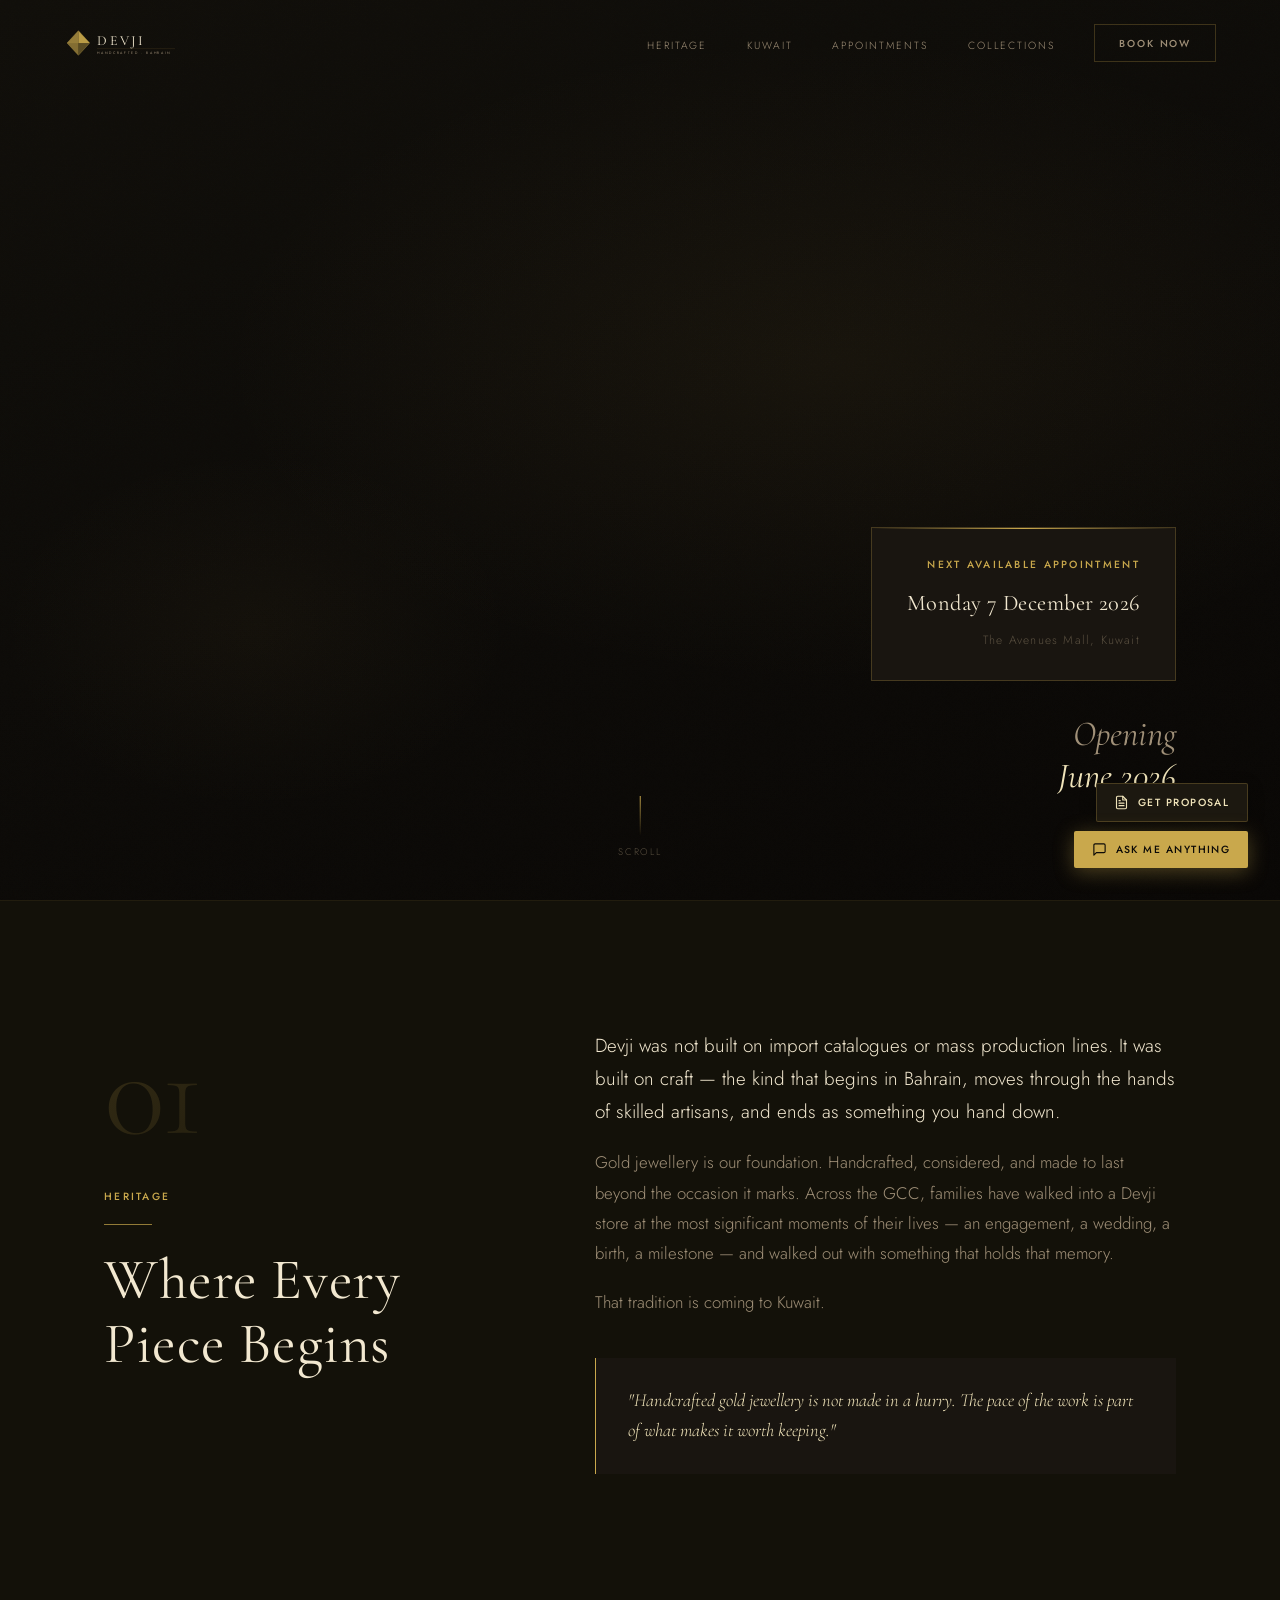
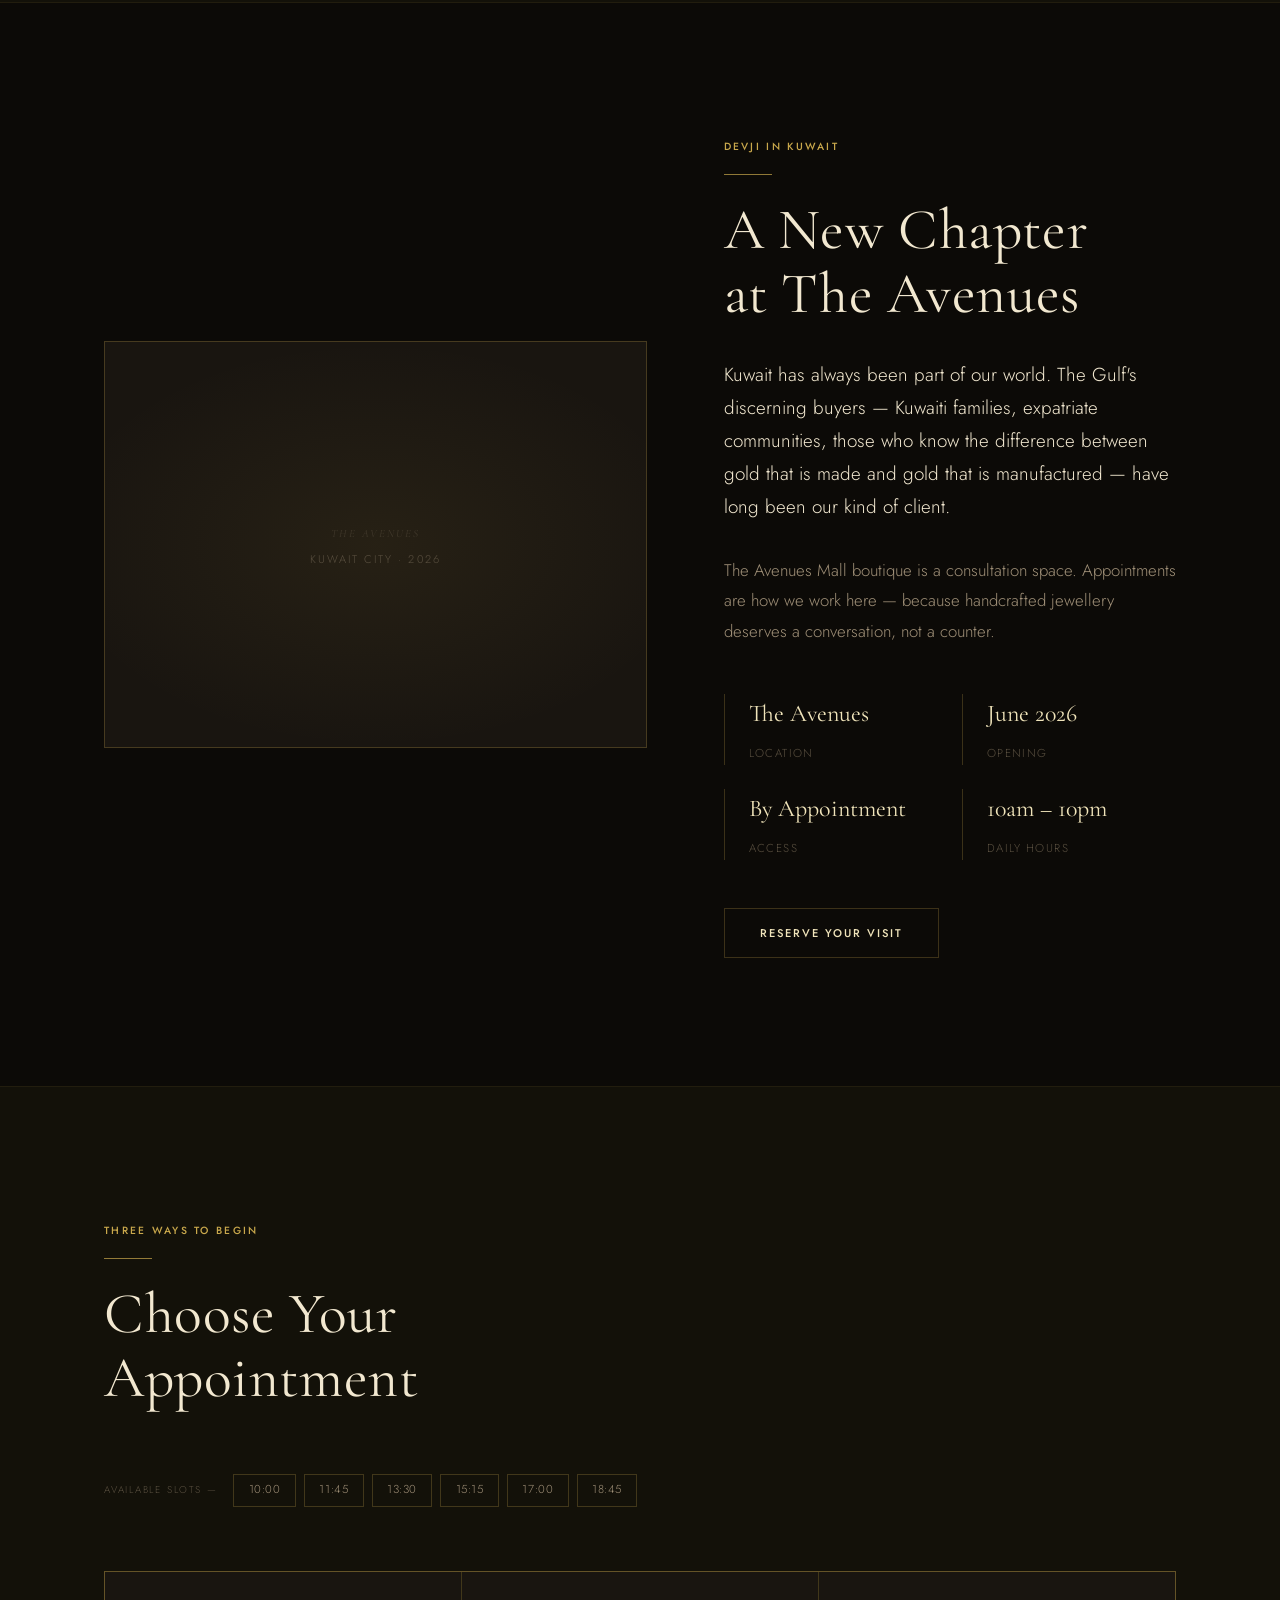
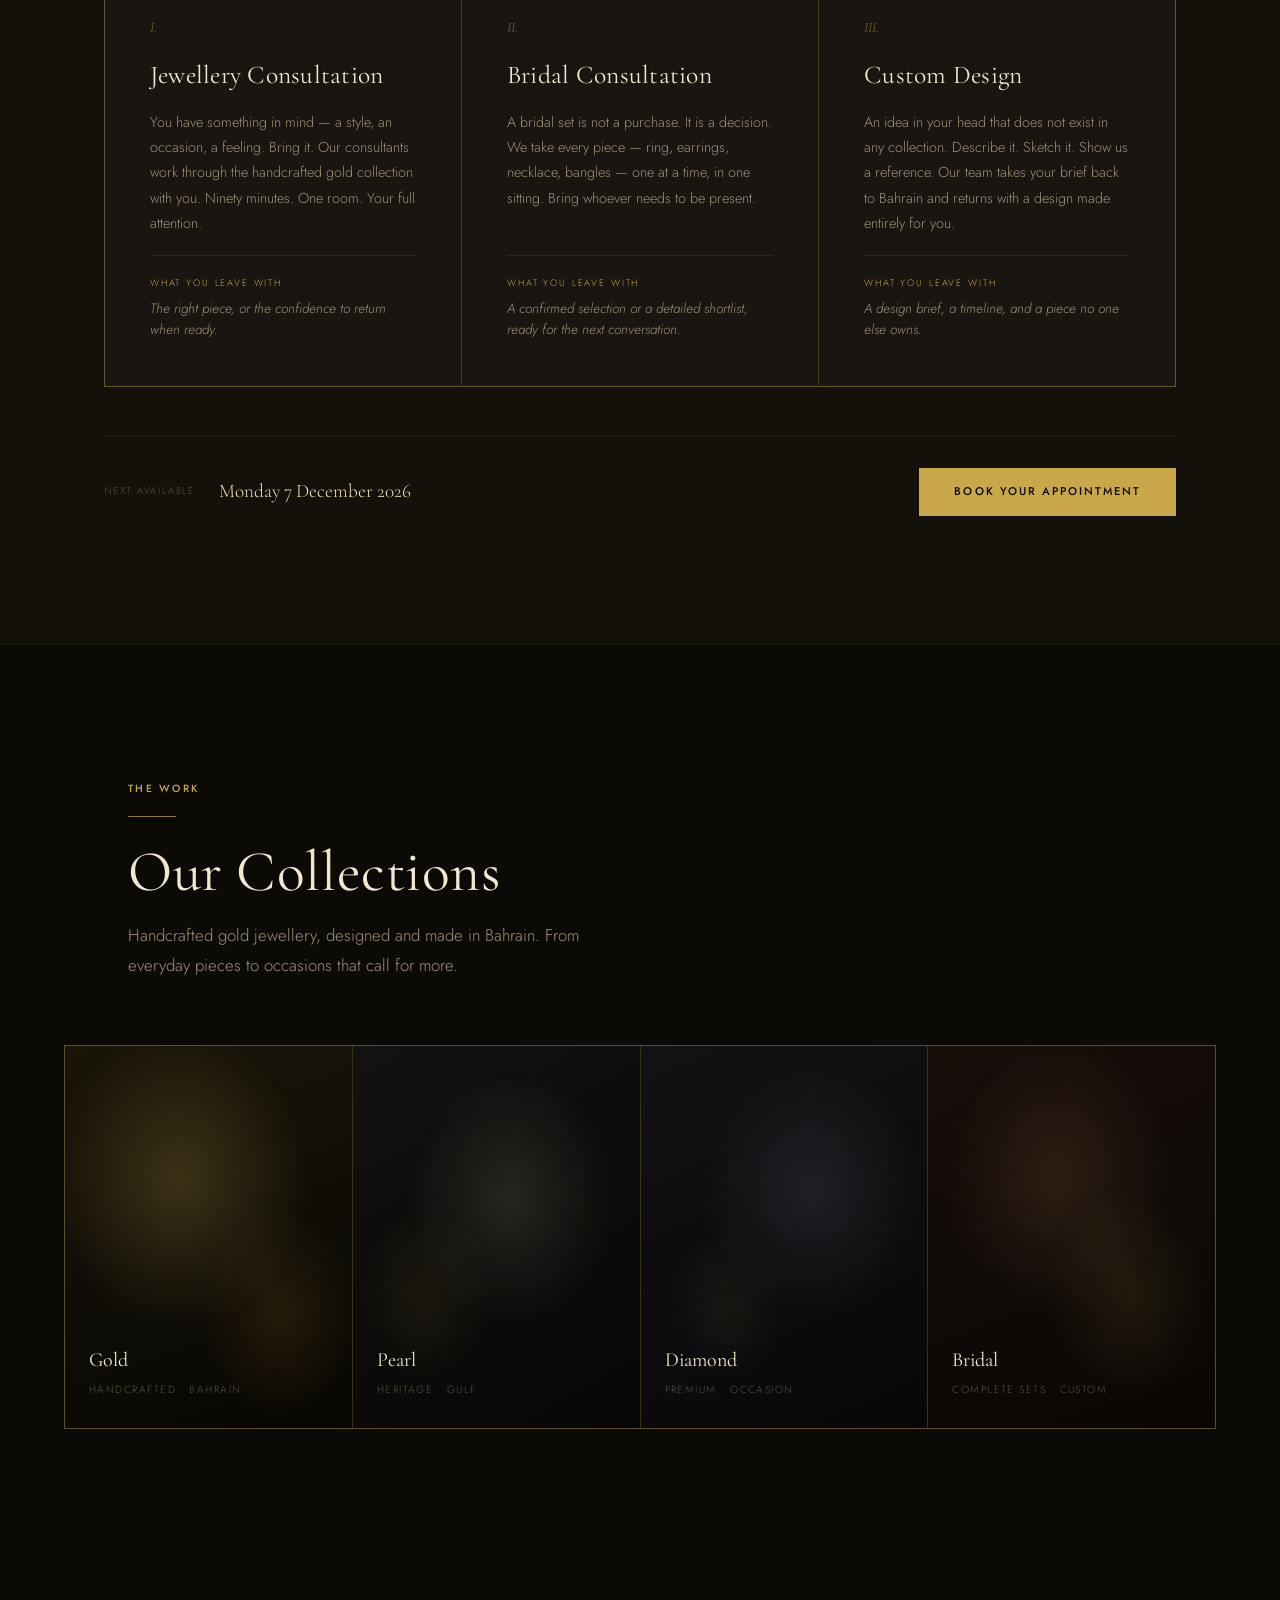
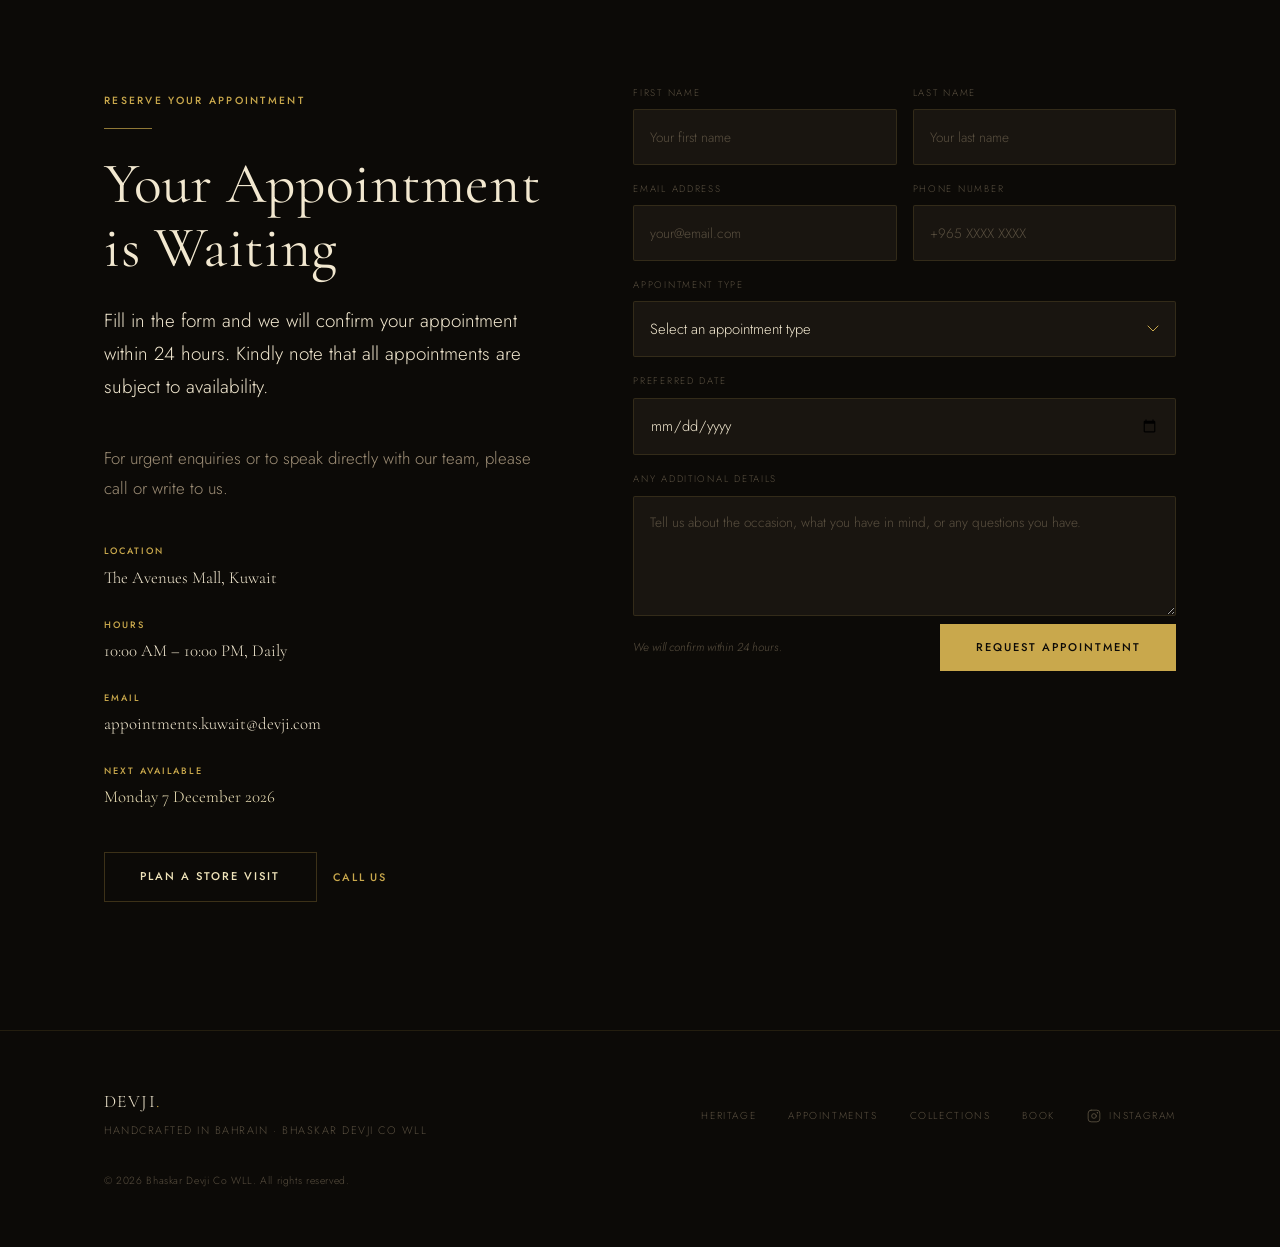
<file: index.html>
<!DOCTYPE html>
<html lang="en">
<head>
  <meta charset="UTF-8" />
  <meta name="viewport" content="width=device-width, initial-scale=1.0" />
  <meta name="description" content="Devji Kuwait — Handcrafted gold jewellery from Bahrain. Coming to The Avenues Mall, Kuwait. Book your appointment." />
  <title>Devji Kuwait — The Avenues Mall</title>
  <link rel="preconnect" href="https://fonts.googleapis.com" />
  <link rel="preconnect" href="https://fonts.gstatic.com" crossorigin />
  <link href="https://fonts.googleapis.com/css2?family=Cormorant+Garamond:ital,wght@0,300;0,400;0,500;0,600;1,300;1,400;1,500&family=Jost:wght@200;300;400;500&display=swap" rel="stylesheet" />
  <link rel="stylesheet" href="styles.css" />
</head>
<body>

  <!-- ═══════════════════════════════════ NAV -->
  <nav id="nav" role="navigation" aria-label="Main navigation">
    <a href="#" class="nav-logo" aria-label="Devji home">
      <svg xmlns="http://www.w3.org/2000/svg" viewBox="0 0 252 70" height="36" role="img" aria-label="Devji — Handcrafted in Bahrain">
        <polygon points="28,11 50,35 28,35" fill="#C9A84C" opacity="0.92"/>
        <polygon points="50,35 28,59 28,35" fill="#C9A84C" opacity="0.40"/>
        <polygon points="28,59 6,35  28,35" fill="#C9A84C" opacity="0.62"/>
        <polygon points="6,35  28,11 28,35" fill="#C9A84C" opacity="0.72"/>
        <polygon points="28,11 50,35 28,59 6,35" fill="none" stroke="#C9A84C" stroke-width="0.75" opacity="0.85"/>
        <line x1="6" y1="35" x2="50" y2="35" stroke="#C9A84C" stroke-width="0.4" opacity="0.28"/>
        <text x="64" y="38" font-family="'Cormorant Garamond', Georgia, serif" font-size="27" font-weight="400" fill="#F2E8D0" letter-spacing="5.5">DEVJI</text>
        <line x1="64" y1="46" x2="216" y2="46" stroke="#C9A84C" stroke-width="0.5" opacity="0.45"/>
        <text x="65" y="57" font-family="'Jost', Helvetica, sans-serif" font-size="6.8" font-weight="400" fill="#A09078" letter-spacing="3.2">HANDCRAFTED · BAHRAIN</text>
      </svg>
    </a>

    <ul class="nav-links">
      <li><a href="#about">Heritage</a></li>
      <li><a href="#kuwait">Kuwait</a></li>
      <li><a href="#appointments">Appointments</a></li>
      <li><a href="#collections">Collections</a></li>
      <li><a href="#booking" class="btn btn-outline nav-cta">Book Now</a></li>
    </ul>

    <button class="nav-hamburger" id="navToggle" aria-label="Open menu" aria-expanded="false">
      <span></span>
      <span></span>
      <span></span>
    </button>
  </nav>

  <!-- Mobile Nav -->
  <div class="nav-mobile" id="mobileNav" role="dialog" aria-label="Mobile navigation">
    <button class="nav-close" id="navClose" aria-label="Close menu">✕</button>
    <a href="#about" class="nav-mobile-link">Heritage</a>
    <a href="#kuwait" class="nav-mobile-link">Kuwait</a>
    <a href="#appointments" class="nav-mobile-link">Appointments</a>
    <a href="#collections" class="nav-mobile-link">Collections</a>
    <a href="#booking" class="nav-mobile-link">Book Now</a>
  </div>


  <!-- ═══════════════════════════════════ HERO -->
  <section id="hero" aria-label="Hero">
    <div class="hero-bg" aria-hidden="true"></div>
    <div class="hero-grain" aria-hidden="true"></div>

    <div class="hero-content">
      <div class="hero-left">
        <div class="hero-eyebrow">
          <span class="hero-eyebrow-line"></span>
          <span class="label">Bahrain · GCC · Kuwait</span>
        </div>

        <h1 class="display-xl hero-headline">
          Crafted in Bahrain.<br />
          <em>Coming to Kuwait.</em>
        </h1>

        <p class="lead hero-sub">
          For over five decades, Devji has shaped gold by hand — for families, for milestones, for moments that stay. The Avenues Mall, Kuwait. Opening June 2026.
        </p>

        <div class="hero-actions">
          <a href="#booking" class="btn btn-primary">
            <span>Book Your Appointment</span>
          </a>
          <a href="#collections" class="btn btn-ghost">Explore the Collection</a>
        </div>
      </div>

      <div class="hero-right">
        <div class="availability-card">
          <span class="label availability-label">Next Available Appointment</span>
          <div class="availability-date" id="nextAvailableDate">—</div>
          <p class="availability-sub">The Avenues Mall, Kuwait</p>
        </div>

        <div class="hero-opening">
          <p class="display-md">Opening<br /><span>June 2026</span></p>
        </div>
      </div>
    </div>

    <div class="hero-scroll" aria-hidden="true">
      <div class="hero-scroll-line"></div>
      <span>Scroll</span>
    </div>
  </section>


  <!-- ═══════════════════════════════════ ABOUT -->
  <section id="about" aria-labelledby="about-heading">
    <div class="container">
      <div class="about-grid">

        <div class="about-left reveal">
          <div class="about-number" aria-hidden="true">01</div>
          <span class="label">Heritage</span>
          <span class="gold-rule" style="margin-top:1rem"></span>
          <h2 class="display-lg" id="about-heading">Where Every<br />Piece Begins</h2>
        </div>

        <div class="about-right">
          <p class="lead reveal reveal-delay-1">
            Devji was not built on import catalogues or mass production lines. It was built on craft — the kind that begins in Bahrain, moves through the hands of skilled artisans, and ends as something you hand down.
          </p>
          <p class="reveal reveal-delay-2">
            Gold jewellery is our foundation. Handcrafted, considered, and made to last beyond the occasion it marks. Across the GCC, families have walked into a Devji store at the most significant moments of their lives — an engagement, a wedding, a birth, a milestone — and walked out with something that holds that memory.
          </p>
          <p class="reveal reveal-delay-3">
            That tradition is coming to Kuwait.
          </p>

          <div class="about-quote reveal reveal-delay-4">
            <p>
              "Handcrafted gold jewellery is not made in a hurry. The pace of the work is part of what makes it worth keeping."
            </p>
          </div>
        </div>

      </div>
    </div>
  </section>


  <!-- ═══════════════════════════════════ DEVJI IN KUWAIT -->
  <section id="kuwait" aria-labelledby="kuwait-heading">
    <div class="container">
      <div class="kuwait-inner">

        <div class="kuwait-visual reveal">
          <div class="kuwait-visual-text">
            <p class="display-lg">The Avenues</p>
            <p>Kuwait City · 2026</p>
          </div>
        </div>

        <div class="kuwait-detail">
          <div class="reveal">
            <span class="label">Devji in Kuwait</span>
            <span class="gold-rule" style="margin-top:1rem"></span>
            <h2 class="display-lg" id="kuwait-heading">A New Chapter<br />at The Avenues</h2>
          </div>

          <p class="lead reveal reveal-delay-1">
            Kuwait has always been part of our world. The Gulf's discerning buyers — Kuwaiti families, expatriate communities, those who know the difference between gold that is made and gold that is manufactured — have long been our kind of client.
          </p>
          <p class="reveal reveal-delay-2">
            The Avenues Mall boutique is a consultation space. Appointments are how we work here — because handcrafted jewellery deserves a conversation, not a counter.
          </p>

          <div class="kuwait-stats reveal reveal-delay-3" style="display:grid; grid-template-columns:1fr 1fr; gap:1.5rem; margin-top:1rem;">
            <div class="kuwait-stat">
              <strong>The Avenues</strong>
              <span>Location</span>
            </div>
            <div class="kuwait-stat">
              <strong>June 2026</strong>
              <span>Opening</span>
            </div>
            <div class="kuwait-stat">
              <strong>By Appointment</strong>
              <span>Access</span>
            </div>
            <div class="kuwait-stat">
              <strong>10am – 10pm</strong>
              <span>Daily Hours</span>
            </div>
          </div>

          <div class="reveal reveal-delay-4" style="margin-top:1rem;">
            <a href="#booking" class="btn btn-outline">Reserve Your Visit</a>
          </div>
        </div>

      </div>
    </div>
  </section>


  <!-- ═══════════════════════════════════ APPOINTMENTS -->
  <section id="appointments" aria-labelledby="appointments-heading">
    <div class="container">

      <div class="section-header reveal">
        <span class="label">Three Ways to Begin</span>
        <span class="gold-rule" style="margin-top:1rem"></span>
        <h2 class="display-lg" id="appointments-heading">Choose Your<br />Appointment</h2>
      </div>

      <div class="slots-bar reveal">
        <span class="slots-label">Available Slots —</span>
        <span class="slot-chip">10:00</span>
        <span class="slot-chip">11:45</span>
        <span class="slot-chip">13:30</span>
        <span class="slot-chip">15:15</span>
        <span class="slot-chip">17:00</span>
        <span class="slot-chip">18:45</span>
      </div>

      <div class="appointments-grid">

        <div class="appt-card reveal">
          <span class="appt-number">I.</span>
          <h3 class="appt-title">Jewellery Consultation</h3>
          <p class="appt-desc">
            You have something in mind — a style, an occasion, a feeling. Bring it. Our consultants work through the handcrafted gold collection with you. Ninety minutes. One room. Your full attention.
          </p>
          <div class="appt-outcome">
            <span class="appt-outcome-label">What You Leave With</span>
            <p>The right piece, or the confidence to return when ready.</p>
          </div>
        </div>

        <div class="appt-card reveal reveal-delay-2">
          <span class="appt-number">II.</span>
          <h3 class="appt-title">Bridal Consultation</h3>
          <p class="appt-desc">
            A bridal set is not a purchase. It is a decision. We take every piece — ring, earrings, necklace, bangles — one at a time, in one sitting. Bring whoever needs to be present.
          </p>
          <div class="appt-outcome">
            <span class="appt-outcome-label">What You Leave With</span>
            <p>A confirmed selection or a detailed shortlist, ready for the next conversation.</p>
          </div>
        </div>

        <div class="appt-card reveal reveal-delay-3">
          <span class="appt-number">III.</span>
          <h3 class="appt-title">Custom Design</h3>
          <p class="appt-desc">
            An idea in your head that does not exist in any collection. Describe it. Sketch it. Show us a reference. Our team takes your brief back to Bahrain and returns with a design made entirely for you.
          </p>
          <div class="appt-outcome">
            <span class="appt-outcome-label">What You Leave With</span>
            <p>A design brief, a timeline, and a piece no one else owns.</p>
          </div>
        </div>

      </div>

      <div class="appointments-footer reveal">
        <div class="next-available">
          <span class="next-available-label">Next Available</span>
          <span class="next-available-date" id="nextAvailableDateAppt">—</span>
        </div>
        <a href="#booking" class="btn btn-primary">
          <span>Book Your Appointment</span>
        </a>
      </div>

    </div>
  </section>


  <!-- ═══════════════════════════════════ COLLECTIONS -->
  <section id="collections" aria-labelledby="collections-heading">
    <div class="container container--wide">

      <div class="section-header reveal" style="padding: 0 clamp(1.5rem, 5vw, 4rem);">
        <span class="label">The Work</span>
        <span class="gold-rule" style="margin-top:1rem"></span>
        <h2 class="display-lg" id="collections-heading">Our Collections</h2>
        <p style="max-width:480px; margin-top:1rem;">
          Handcrafted gold jewellery, designed and made in Bahrain. From everyday pieces to occasions that call for more.
        </p>
      </div>

      <!-- SETUP: Replace collection-tile-img divs with real <img> tags once photography is ready -->
      <div class="collections-grid reveal">
        <div class="collection-tile collection-tile--gold">
          <div class="collection-tile-img" aria-hidden="true"></div>
          <div class="collection-tile-content">
            <div class="collection-tile-name">Gold</div>
            <div class="collection-tile-sub">Handcrafted · Bahrain</div>
          </div>
        </div>
        <div class="collection-tile collection-tile--pearl">
          <div class="collection-tile-img" aria-hidden="true"></div>
          <div class="collection-tile-content">
            <div class="collection-tile-name">Pearl</div>
            <div class="collection-tile-sub">Heritage · Gulf</div>
          </div>
        </div>
        <div class="collection-tile collection-tile--diamond">
          <div class="collection-tile-img" aria-hidden="true"></div>
          <div class="collection-tile-content">
            <div class="collection-tile-name">Diamond</div>
            <div class="collection-tile-sub">Premium · Occasion</div>
          </div>
        </div>
        <div class="collection-tile collection-tile--bridal">
          <div class="collection-tile-img" aria-hidden="true"></div>
          <div class="collection-tile-content">
            <div class="collection-tile-name">Bridal</div>
            <div class="collection-tile-sub">Complete Sets · Custom</div>
          </div>
        </div>
      </div>

    </div>
  </section>


  <!-- TESTIMONIALS: Section hidden until real client quotes are sourced from Bahrain/GCC stores. Do not restore placeholder text. -->


  <!-- ═══════════════════════════════════ BOOKING -->
  <section id="booking" aria-labelledby="booking-heading">
    <div class="container">

      <div class="booking-grid">

        <div class="booking-info reveal">
          <span class="label">Reserve Your Appointment</span>
          <span class="gold-rule" style="margin-top:1rem"></span>
          <h2 class="display-lg" id="booking-heading">Your Appointment<br />is Waiting</h2>
          <p class="lead" style="margin-top:1.5rem;">
            Fill in the form and we will confirm your appointment within 24 hours. Kindly note that all appointments are subject to availability.
          </p>
          <p>
            For urgent enquiries or to speak directly with our team, please call or write to us.
          </p>

          <div class="booking-details">
            <div class="booking-detail-row">
              <span class="label">Location</span>
              <span>The Avenues Mall, Kuwait</span>
            </div>
            <div class="booking-detail-row">
              <span class="label">Hours</span>
              <span>10:00 AM – 10:00 PM, Daily</span>
            </div>
            <div class="booking-detail-row">
              <span class="label">Email</span>
              <span>appointments.kuwait@devji.com</span>
            </div>
            <div class="booking-detail-row">
              <span class="label">Next Available</span>
              <span id="nextAvailableDateForm" style="font-family:var(--serif); font-size:1.05rem; color:var(--gold-pale);">—</span>
            </div>
          </div>

          <div style="margin-top:2.5rem; display:flex; gap:1rem; flex-wrap:wrap;">
            <a href="https://maps.google.com/?q=The+Avenues+Mall+Kuwait+City" target="_blank" rel="noopener" class="btn btn-outline">Plan a Store Visit</a>
            <!-- SETUP: Replace +96500000000 with actual Kuwait store number -->
            <a href="tel:+96500000000" class="btn btn-ghost">Call Us</a>
          </div>
        </div>

        <div class="booking-form-wrap reveal reveal-delay-2">
          <form id="bookingForm" novalidate>
            <div class="form-grid">

              <div class="form-field">
                <label class="form-label" for="firstName">First Name</label>
                <input type="text" id="firstName" name="firstName" class="form-input" placeholder="Your first name" required />
              </div>

              <div class="form-field">
                <label class="form-label" for="lastName">Last Name</label>
                <input type="text" id="lastName" name="lastName" class="form-input" placeholder="Your last name" required />
              </div>

              <div class="form-field">
                <label class="form-label" for="email">Email Address</label>
                <input type="email" id="email" name="email" class="form-input" placeholder="your@email.com" required />
              </div>

              <div class="form-field">
                <label class="form-label" for="phone">Phone Number</label>
                <input type="tel" id="phone" name="phone" class="form-input" placeholder="+965 XXXX XXXX" required />
              </div>

              <div class="form-field form-grid--full">
                <label class="form-label" for="apptType">Appointment Type</label>
                <select id="apptType" name="apptType" class="form-select" required>
                  <option value="" disabled selected>Select an appointment type</option>
                  <option value="jewellery">Jewellery Consultation</option>
                  <option value="bridal">Bridal Consultation</option>
                  <option value="custom">Custom Design</option>
                </select>
              </div>

              <div class="form-field form-grid--full">
                <label class="form-label" for="preferredDate">Preferred Date</label>
                <input type="date" id="preferredDate" name="preferredDate" class="form-input" required />
              </div>

              <div class="form-field form-grid--full">
                <label class="form-label" for="message">Any additional details</label>
                <textarea id="message" name="message" class="form-textarea" placeholder="Tell us about the occasion, what you have in mind, or any questions you have."></textarea>
              </div>

            </div>

            <div class="form-submit">
              <p class="form-note">We will confirm within 24 hours.</p>
              <button type="submit" class="btn btn-primary">
                <span>Request Appointment</span>
              </button>
            </div>
          </form>

          <div class="form-success" id="formSuccess">
            <h3>Your request has been received.</h3>
            <p>We will confirm your appointment at appointments.kuwait@devji.com within 24 hours. Looking forward to welcoming you.</p>
          </div>
        </div>

      </div>

    </div>
  </section>


  <!-- ═══════════════════════════════════ FOOTER -->
  <footer>
    <div class="container">
      <div class="footer-inner">

        <div>
          <div class="footer-brand">DEVJI<span>.</span></div>
          <!-- SETUP: Replace with actual founding year once confirmed, eg: Est. 1971 -->
          <div class="footer-tagline">Handcrafted in Bahrain · Bhaskar Devji Co WLL</div>
        </div>

        <ul class="footer-links">
          <li><a href="#about">Heritage</a></li>
          <li><a href="#appointments">Appointments</a></li>
          <li><a href="#collections">Collections</a></li>
          <li><a href="#booking">Book</a></li>
          <!-- SETUP: Replace href with actual Instagram handle -->
          <li><a href="https://instagram.com/devjijewellery" target="_blank" rel="noopener" aria-label="Devji on Instagram">
            <svg width="14" height="14" viewBox="0 0 24 24" fill="none" stroke="currentColor" stroke-width="1.5" stroke-linecap="round" stroke-linejoin="round" style="vertical-align:middle; margin-right:4px;"><rect x="2" y="2" width="20" height="20" rx="5"/><circle cx="12" cy="12" r="4"/><circle cx="17.5" cy="6.5" r="0.5" fill="currentColor"/></svg>
            Instagram
          </a></li>
        </ul>

        <p class="footer-copy">© 2026 Bhaskar Devji Co WLL. All rights reserved.</p>

      </div>
    </div>
  </footer>


  <!-- ═══════════════════════════════════ CHATBOT -->

  <!-- Dual launcher buttons -->
  <div class="chat-launchers" id="chatLaunchers">
    <button class="chat-launcher chat-launcher--proposal" id="proposalFab" aria-label="Get a proposal" aria-expanded="false">
      <svg width="15" height="15" viewBox="0 0 24 24" fill="none" stroke="currentColor" stroke-width="1.8" stroke-linecap="round" stroke-linejoin="round" aria-hidden="true">
        <path d="M14 2H6a2 2 0 0 0-2 2v16a2 2 0 0 0 2 2h12a2 2 0 0 0 2-2V8z"/>
        <polyline points="14 2 14 8 20 8"/>
        <line x1="16" y1="13" x2="8" y2="13"/>
        <line x1="16" y1="17" x2="8" y2="17"/>
        <polyline points="10 9 9 9 8 9"/>
      </svg>
      <span>Get Proposal</span>
    </button>
    <button class="chat-launcher chat-launcher--chat" id="chatFab" aria-label="Ask me anything" aria-expanded="false">
      <svg width="15" height="15" viewBox="0 0 24 24" fill="none" stroke="currentColor" stroke-width="1.8" stroke-linecap="round" stroke-linejoin="round" aria-hidden="true">
        <path d="M21 15a2 2 0 0 1-2 2H7l-4 4V5a2 2 0 0 1 2-2h14a2 2 0 0 1 2 2z"/>
      </svg>
      <span>Ask me anything</span>
    </button>
  </div>

  <!-- Chat panel -->
  <div class="chat-panel" id="chatPanel" role="dialog" aria-label="Devji appointment assistant" aria-hidden="true">

    <div class="chat-header">
      <!-- Gem mark (matches nav logo) -->
      <svg xmlns="http://www.w3.org/2000/svg" viewBox="0 0 44 44" width="28" height="28" aria-hidden="true">
        <polygon points="22,4 40,22 22,22" fill="#C9A84C" opacity="0.92"/>
        <polygon points="40,22 22,40 22,22" fill="#C9A84C" opacity="0.40"/>
        <polygon points="22,40 4,22  22,22" fill="#C9A84C" opacity="0.62"/>
        <polygon points="4,22  22,4  22,22" fill="#C9A84C" opacity="0.72"/>
        <polygon points="22,4 40,22 22,40 4,22" fill="none" stroke="#C9A84C" stroke-width="0.8"/>
      </svg>
      <div class="chat-header-text">
        <span class="chat-header-name">Devji</span>
        <span class="chat-header-sub">Appointment Assistant</span>
      </div>
      <button class="chat-header-close" id="chatClose" aria-label="Close chat">
        <svg width="16" height="16" viewBox="0 0 24 24" fill="none" stroke="currentColor" stroke-width="2" stroke-linecap="round" aria-hidden="true">
          <line x1="18" y1="6" x2="6" y2="18"/><line x1="6" y1="6" x2="18" y2="18"/>
        </svg>
      </button>
    </div>

    <div class="chat-messages" id="chatMessages" aria-live="polite" aria-atomic="false"></div>

    <div class="chat-suggestions" id="chatSuggestions">
      <button class="chat-suggestion" data-msg="What appointment types do you offer?">Appointment types</button>
      <button class="chat-suggestion" data-msg="When does the Kuwait store open?">Opening date</button>
      <button class="chat-suggestion" data-msg="How do I book an appointment?">Book now</button>
    </div>

    <div class="chat-input-area">
      <textarea id="chatInput"
                class="chat-input"
                placeholder="Ask about appointments…"
                rows="1"
                aria-label="Your message"></textarea>
      <button class="chat-send" id="chatSend" aria-label="Send message">
        <svg width="16" height="16" viewBox="0 0 24 24" fill="none" stroke="currentColor" stroke-width="2" stroke-linecap="round" stroke-linejoin="round" aria-hidden="true">
          <line x1="22" y1="2" x2="11" y2="13"/>
          <polygon points="22 2 15 22 11 13 2 9 22 2"/>
        </svg>
      </button>
    </div>

  </div>

  <!-- Proposal panel -->
  <div class="proposal-panel" id="proposalPanel" role="dialog" aria-label="Get a proposal" aria-hidden="true">

    <div class="proposal-header">
      <svg xmlns="http://www.w3.org/2000/svg" viewBox="0 0 44 44" width="26" height="26" aria-hidden="true">
        <polygon points="22,4 40,22 22,22" fill="#C9A84C" opacity="0.92"/>
        <polygon points="40,22 22,40 22,22" fill="#C9A84C" opacity="0.40"/>
        <polygon points="22,40 4,22  22,22" fill="#C9A84C" opacity="0.62"/>
        <polygon points="4,22  22,4  22,22" fill="#C9A84C" opacity="0.72"/>
        <polygon points="22,4 40,22 22,40 4,22" fill="none" stroke="#C9A84C" stroke-width="0.8"/>
      </svg>
      <div class="chat-header-text">
        <span class="proposal-header-name">Get a Proposal</span>
        <span class="chat-header-sub">Tell us your situation</span>
      </div>
      <button class="chat-header-close" id="proposalClose" aria-label="Close proposal">
        <svg width="16" height="16" viewBox="0 0 24 24" fill="none" stroke="currentColor" stroke-width="2" stroke-linecap="round" aria-hidden="true">
          <line x1="18" y1="6" x2="6" y2="18"/><line x1="6" y1="6" x2="18" y2="18"/>
        </svg>
      </button>
    </div>

    <div class="proposal-progress" id="proposalProgress">
      <div class="proposal-progress-track">
        <div class="proposal-progress-fill" id="proposalProgressFill" style="width:0%"></div>
      </div>
      <span class="proposal-progress-label" id="proposalProgressLabel">Step 1 of 6</span>
    </div>

    <div class="proposal-messages" id="proposalMessages" aria-live="polite" aria-atomic="false"></div>

    <div class="chat-input-area">
      <textarea id="proposalInput"
                class="chat-input"
                placeholder="Type your answer…"
                rows="1"
                aria-label="Your answer"></textarea>
      <button class="chat-send" id="proposalSend" aria-label="Send answer">
        <svg width="16" height="16" viewBox="0 0 24 24" fill="none" stroke="currentColor" stroke-width="2" stroke-linecap="round" stroke-linejoin="round" aria-hidden="true">
          <line x1="22" y1="2" x2="11" y2="13"/>
          <polygon points="22 2 15 22 11 13 2 9 22 2"/>
        </svg>
      </button>
    </div>

  </div>

  <!-- ═══════════════════════════════════ JS -->
  <script>
    // ── SETUP: Formspree ────────────────────────────────────
    // 1. Go to https://formspree.io and create a free account
    // 2. Create a new form, copy the form ID (eg: xpwzabcd)
    // 3. Replace REPLACE_WITH_FORM_ID below
    const FORMSPREE_ID = 'REPLACE_WITH_FORM_ID';

    // ── Store opening date gate ──────────────────────────────
    const OPENING_DATE = new Date('2026-06-01');
    const isStoreOpen  = new Date() >= OPENING_DATE;

    function getNextAvailableDate() {
      const d = new Date();
      d.setDate(d.getDate() + 2);
      return d.toLocaleDateString('en-GB', {
        weekday: 'long', day: 'numeric', month: 'long', year: 'numeric'
      });
    }

    function getMinBookingDate() {
      // Minimum is the later of (today + 2 days) or opening date
      const twoAhead = new Date();
      twoAhead.setDate(twoAhead.getDate() + 2);
      const minDate = twoAhead > OPENING_DATE ? twoAhead : OPENING_DATE;
      return minDate.toISOString().split('T')[0];
    }

    // ── Populate date fields ─────────────────────────────────
    if (isStoreOpen) {
      const nextDate = getNextAvailableDate();
      document.getElementById('nextAvailableDate').textContent = nextDate;
      document.getElementById('nextAvailableDateAppt').textContent = nextDate;
      document.getElementById('nextAvailableDateForm').textContent = nextDate;
    } else {
      // Store not yet open — show pre-launch messaging
      const preOpenMsg = 'Opening 1 June 2026';
      document.getElementById('nextAvailableDate').textContent = preOpenMsg;
      document.getElementById('nextAvailableDateAppt').textContent = preOpenMsg;
      document.getElementById('nextAvailableDateForm').textContent = preOpenMsg;

      // Update availability card label
      const availLabel = document.querySelector('.availability-label');
      if (availLabel) availLabel.textContent = 'Bookings Open';

      // Update next-available label in appointments section
      const apptLabel = document.querySelector('.next-available-label');
      if (apptLabel) apptLabel.textContent = 'Appointments from';
    }

    const dateInput = document.getElementById('preferredDate');
    dateInput.min = getMinBookingDate();

    // ── Nav scroll behaviour ─────────────────────────────────
    const nav = document.getElementById('nav');
    window.addEventListener('scroll', () => {
      nav.classList.toggle('scrolled', window.scrollY > 60);
    }, { passive: true });

    // ── Mobile nav ───────────────────────────────────────────
    const toggle    = document.getElementById('navToggle');
    const mobileNav = document.getElementById('mobileNav');
    const navClose  = document.getElementById('navClose');

    toggle.addEventListener('click', () => {
      mobileNav.classList.add('open');
      document.body.style.overflow = 'hidden';
      toggle.setAttribute('aria-expanded', 'true');
    });

    function closeMobileNav() {
      mobileNav.classList.remove('open');
      document.body.style.overflow = '';
      toggle.setAttribute('aria-expanded', 'false');
    }

    navClose.addEventListener('click', closeMobileNav);
    document.querySelectorAll('.nav-mobile-link').forEach(link => {
      link.addEventListener('click', closeMobileNav);
    });

    // ── Scroll reveal ────────────────────────────────────────
    const reveals = document.querySelectorAll('.reveal');
    const revealObserver = new IntersectionObserver((entries) => {
      entries.forEach(entry => {
        if (entry.isIntersecting) {
          entry.target.classList.add('visible');
          revealObserver.unobserve(entry.target);
        }
      });
    }, { threshold: 0.12, rootMargin: '0px 0px -40px 0px' });
    reveals.forEach(el => revealObserver.observe(el));

    // ── Booking form — Formspree submission ──────────────────
    const form       = document.getElementById('bookingForm');
    const successMsg = document.getElementById('formSuccess');

    form.addEventListener('submit', async (e) => {
      e.preventDefault();

      // Client-side validation
      const required = form.querySelectorAll('[required]');
      let valid = true;
      required.forEach(field => {
        if (!field.value.trim()) {
          field.style.borderColor = 'rgba(180, 80, 80, 0.6)';
          field.style.background  = 'rgba(180, 80, 80, 0.04)';
          valid = false;
          field.addEventListener('input', () => {
            field.style.borderColor = '';
            field.style.background  = '';
          }, { once: true });
        }
      });
      if (!valid) return;

      const btn = form.querySelector('[type="submit"]');
      btn.querySelector('span').textContent = 'Sending…';
      btn.disabled = true;

      try {
        const data = new FormData(form);
        const res  = await fetch(`https://formspree.io/f/${FORMSPREE_ID}`, {
          method:  'POST',
          body:    data,
          headers: { 'Accept': 'application/json' }
        });

        if (res.ok) {
          form.style.display = 'none';
          successMsg.classList.add('show');
        } else {
          // Fallback: open mailto if Formspree ID not yet configured
          const fields  = Object.fromEntries(data.entries());
          const subject = encodeURIComponent(`Appointment Request — ${fields.apptType || 'Devji Kuwait'}`);
          const body    = encodeURIComponent(
            `Name: ${fields.firstName} ${fields.lastName}\nEmail: ${fields.email}\nPhone: ${fields.phone}\nType: ${fields.apptType}\nDate: ${fields.preferredDate}\nMessage: ${fields.message || '—'}`
          );
          window.location.href = `mailto:appointments.kuwait@devji.com?subject=${subject}&body=${body}`;
        }
      } catch {
        // Network error fallback — open mailto
        btn.querySelector('span').textContent = 'Request Appointment';
        btn.disabled = false;
        window.location.href = 'mailto:appointments.kuwait@devji.com?subject=Appointment%20Request';
      }
    });
    // ── SHARED HELPERS ────────────────────────────────────────
    function makeTypingBubble(container) {
      const wrap   = document.createElement('div');
      wrap.className = 'chat-msg chat-msg--assistant chat-msg--typing';
      const bubble = document.createElement('div');
      bubble.className = 'chat-bubble chat-bubble--typing';
      bubble.innerHTML = '<span></span><span></span><span></span>';
      wrap.appendChild(bubble);
      container.appendChild(wrap);
      container.scrollTop = container.scrollHeight;
      return wrap;
    }

    function appendMsgTo(container, role, text) {
      const wrap   = document.createElement('div');
      wrap.className = `chat-msg chat-msg--${role}`;
      const bubble = document.createElement('div');
      bubble.className = 'chat-bubble';
      bubble.textContent = text;
      wrap.appendChild(bubble);
      container.appendChild(wrap);
      container.scrollTop = container.scrollHeight;
    }

    function autoResize(textarea) {
      textarea.style.height = 'auto';
      textarea.style.height = Math.min(textarea.scrollHeight, 100) + 'px';
    }

    // ── Q&A CHAT WIDGET ───────────────────────────────────────
    const chatHistory = [];

    const chatLaunchers = document.getElementById('chatLaunchers');
    const chatFab       = document.getElementById('chatFab');
    const chatPanel     = document.getElementById('chatPanel');
    const chatClose     = document.getElementById('chatClose');
    const chatMessages  = document.getElementById('chatMessages');
    const chatInput     = document.getElementById('chatInput');
    const chatSend      = document.getElementById('chatSend');
    const chatSugg      = document.getElementById('chatSuggestions');

    let chatGreeted = false;
    let chatBusy    = false;

    function openChat() {
      chatLaunchers.classList.add('chat-launchers--hidden');
      chatPanel.setAttribute('aria-hidden', 'false');
      chatPanel.classList.add('chat-panel--open');
      chatFab.setAttribute('aria-expanded', 'true');
      if (!chatGreeted) {
        const greeting = 'Good day. I am the Devji appointment assistant. Kindly let me know how I can help — whether you have a question about our collections, our Kuwait boutique, or would like to book an appointment.';
        appendMsgTo(chatMessages, 'assistant', greeting);
        chatHistory.push({ role: 'assistant', content: greeting });
        chatGreeted = true;
      }
      setTimeout(() => chatInput.focus(), 320);
    }

    function closeChat() {
      chatPanel.setAttribute('aria-hidden', 'true');
      chatPanel.classList.remove('chat-panel--open');
      chatFab.setAttribute('aria-expanded', 'false');
      chatLaunchers.classList.remove('chat-launchers--hidden');
    }

    chatFab.addEventListener('click', openChat);
    chatClose.addEventListener('click', closeChat);

    chatSugg.querySelectorAll('.chat-suggestion').forEach(btn => {
      btn.addEventListener('click', () => {
        chatSugg.style.display = 'none';
        chatDispatch(btn.dataset.msg);
      });
    });

    chatInput.addEventListener('input', () => autoResize(chatInput));
    chatInput.addEventListener('keydown', (e) => {
      if (e.key === 'Enter' && !e.shiftKey) { e.preventDefault(); chatHandleSend(); }
    });
    chatSend.addEventListener('click', chatHandleSend);

    function chatHandleSend() {
      const text = chatInput.value.trim();
      if (!text || chatBusy) return;
      chatSugg.style.display = 'none';
      chatInput.value = '';
      chatInput.style.height = 'auto';
      chatDispatch(text);
    }

    async function chatDispatch(text) {
      if (chatBusy) return;
      chatBusy = true;
      chatSend.disabled = true;

      appendMsgTo(chatMessages, 'user', text);
      chatHistory.push({ role: 'user', content: text });

      const typingEl = makeTypingBubble(chatMessages);

      try {
        const res = await fetch('/api/chat', {
          method:  'POST',
          headers: { 'Content-Type': 'application/json' },
          body:    JSON.stringify({ messages: chatHistory })
        });

        typingEl.remove();

        if (!res.ok) throw new Error(`status ${res.status}`);
        const { reply } = await res.json();
        const msg = reply || 'Kindly write to us at appointments.kuwait@devji.com and we will assist you directly.';
        appendMsgTo(chatMessages, 'assistant', msg);
        chatHistory.push({ role: 'assistant', content: msg });

      } catch (err) {
        typingEl.remove();
        const fallback = 'I am unable to respond right now. Kindly write to us at appointments.kuwait@devji.com and we will assist you shortly.';
        appendMsgTo(chatMessages, 'assistant', fallback);
        console.error('Chat error:', err);
      } finally {
        chatBusy = false;
        chatSend.disabled = false;
        chatInput.focus();
      }
    }

    // ── PROPOSAL WIDGET ───────────────────────────────────────
    const proposalHistory = [];

    const proposalFab      = document.getElementById('proposalFab');
    const proposalPanel    = document.getElementById('proposalPanel');
    const proposalClose    = document.getElementById('proposalClose');
    const proposalMessages = document.getElementById('proposalMessages');
    const proposalInput    = document.getElementById('proposalInput');
    const proposalSend     = document.getElementById('proposalSend');
    const progressFill     = document.getElementById('proposalProgressFill');
    const progressLabel    = document.getElementById('proposalProgressLabel');

    let proposalStarted  = false;
    let proposalBusy     = false;
    let proposalDone     = false;
    let currentStep      = 0;

    function setProgress(step) {
      currentStep = step;
      const pct = Math.round((step / 6) * 100);
      progressFill.style.width = pct + '%';
      progressLabel.textContent = 'Step ' + step + ' of 6';
    }

    function openProposal() {
      chatLaunchers.classList.add('chat-launchers--hidden');
      proposalPanel.setAttribute('aria-hidden', 'false');
      proposalPanel.classList.add('proposal-panel--open');
      proposalFab.setAttribute('aria-expanded', 'true');
      if (!proposalStarted) {
        proposalStarted = true;
        proposalDispatch('I\'d like to get a proposal.');
      }
      setTimeout(() => proposalInput.focus(), 320);
    }

    function closeProposal() {
      proposalPanel.setAttribute('aria-hidden', 'true');
      proposalPanel.classList.remove('proposal-panel--open');
      proposalFab.setAttribute('aria-expanded', 'false');
      chatLaunchers.classList.remove('chat-launchers--hidden');
    }

    proposalFab.addEventListener('click', openProposal);
    proposalClose.addEventListener('click', closeProposal);

    proposalInput.addEventListener('input', () => autoResize(proposalInput));
    proposalInput.addEventListener('keydown', (e) => {
      if (e.key === 'Enter' && !e.shiftKey) { e.preventDefault(); proposalHandleSend(); }
    });
    proposalSend.addEventListener('click', proposalHandleSend);

    function proposalHandleSend() {
      const text = proposalInput.value.trim();
      if (!text || proposalBusy || proposalDone) return;
      proposalInput.value = '';
      proposalInput.style.height = 'auto';
      proposalDispatch(text);
    }

    async function proposalDispatch(text) {
      if (proposalBusy) return;
      proposalBusy = true;
      proposalSend.disabled = true;

      // Hide the trigger message; only show real user turns
      if (text !== 'I\'d like to get a proposal.') {
        appendMsgTo(proposalMessages, 'user', text);
      }
      proposalHistory.push({ role: 'user', content: text });

      const typingEl = makeTypingBubble(proposalMessages);

      try {
        const res = await fetch('/api/chat', {
          method:  'POST',
          headers: { 'Content-Type': 'application/json' },
          body:    JSON.stringify({ messages: proposalHistory })
        });

        typingEl.remove();

        if (!res.ok) throw new Error(`status ${res.status}`);
        const data = await res.json();
        const msg  = data.reply || 'Kindly write to us at appointments.kuwait@devji.com and we will assist you directly.';

        appendMsgTo(proposalMessages, 'assistant', msg);
        proposalHistory.push({ role: 'assistant', content: msg });

        if (data.intake_step) {
          setProgress(data.intake_step);
        }

        if (data.intake_complete) {
          proposalDone = true;
          proposalInput.disabled = true;
          proposalSend.disabled  = true;
          progressFill.style.width = '100%';
          progressLabel.textContent = 'Complete';

          // Fire and forget — agentic proposal engine
          fetch('/api/generate-proposal', {
            method:  'POST',
            headers: { 'Content-Type': 'application/json' },
            body:    JSON.stringify({
              intakeData:   data.intake_data,
              conversation: proposalHistory
            })
          }).catch(err => console.error('generate-proposal error:', err));
        }

      } catch (err) {
        typingEl.remove();
        const fallback = 'Something went wrong — kindly write to us at appointments.kuwait@devji.com and we will assist you directly.';
        appendMsgTo(proposalMessages, 'assistant', fallback);
        console.error('Proposal error:', err);
      } finally {
        proposalBusy = false;
        if (!proposalDone) {
          proposalSend.disabled = false;
          proposalInput.focus();
        }
      }
    }
  </script>

</body>
</html>
</file>
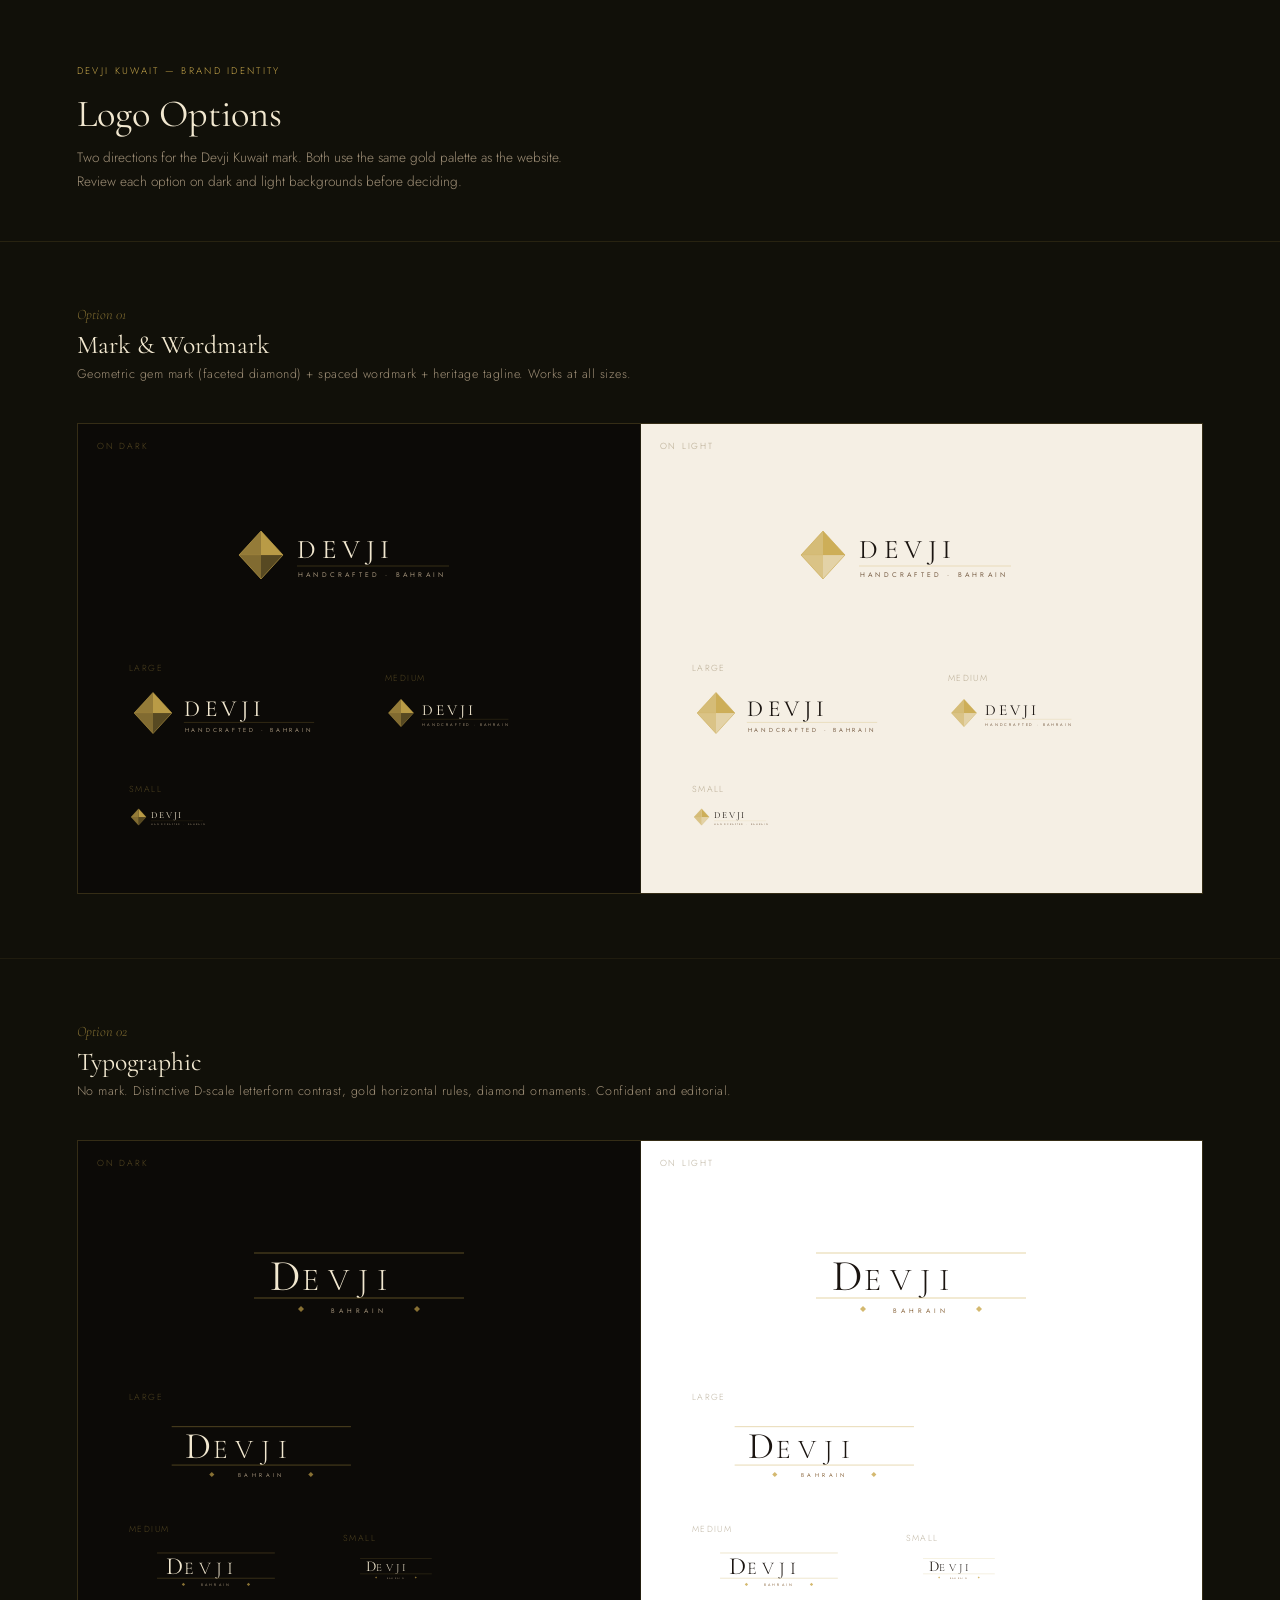
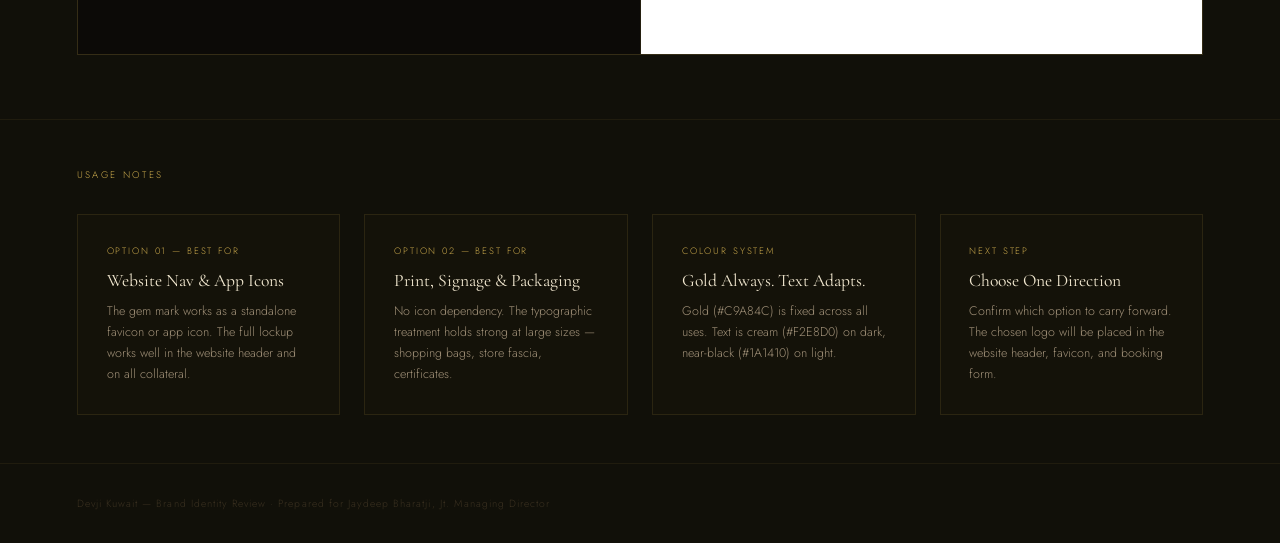
<file: logos-showcase.html>
<!DOCTYPE html>
<html lang="en">
<head>
  <meta charset="UTF-8" />
  <meta name="viewport" content="width=device-width, initial-scale=1.0" />
  <title>Devji — Logo Options</title>
  <link rel="preconnect" href="https://fonts.googleapis.com" />
  <link rel="preconnect" href="https://fonts.gstatic.com" crossorigin />
  <link href="https://fonts.googleapis.com/css2?family=Cormorant+Garamond:ital,wght@0,300;0,400;1,300&family=Jost:wght@200;300;400;500&display=swap" rel="stylesheet" />
  <style>
    :root {
      --gold:    #C9A84C;
      --bg:      #0C0A07;
      --cream:   #F2E8D0;
      --muted:   #A09078;
      --dark:    #1A1410;
    }

    *, *::before, *::after { box-sizing: border-box; margin: 0; padding: 0; }

    body {
      background: #111009;
      font-family: 'Jost', sans-serif;
      font-weight: 300;
      color: var(--cream);
      -webkit-font-smoothing: antialiased;
    }

    /* ── PAGE HEADER ── */
    .page-header {
      padding: 4rem clamp(2rem, 6vw, 6rem) 3rem;
      border-bottom: 1px solid rgba(201,168,76,0.12);
    }

    .page-header-label {
      font-size: 0.6rem;
      letter-spacing: 0.24em;
      text-transform: uppercase;
      color: var(--gold);
      display: block;
      margin-bottom: 0.8rem;
    }

    .page-header h1 {
      font-family: 'Cormorant Garamond', serif;
      font-size: clamp(1.8rem, 3vw, 2.6rem);
      font-weight: 400;
      color: var(--cream);
      margin-bottom: 0.6rem;
    }

    .page-header p {
      font-size: 0.85rem;
      color: var(--muted);
      max-width: 520px;
      line-height: 1.7;
    }

    /* ── LOGO SECTION ── */
    .logo-section {
      padding: 4rem clamp(2rem, 6vw, 6rem);
      border-bottom: 1px solid rgba(201,168,76,0.08);
    }

    .logo-section-header {
      margin-bottom: 2.5rem;
    }

    .logo-section-number {
      font-family: 'Cormorant Garamond', serif;
      font-size: 0.9rem;
      font-style: italic;
      color: var(--gold);
      opacity: 0.6;
      display: block;
      margin-bottom: 0.4rem;
    }

    .logo-section-title {
      font-family: 'Cormorant Garamond', serif;
      font-size: clamp(1.3rem, 2vw, 1.7rem);
      font-weight: 400;
      color: var(--cream);
      margin-bottom: 0.3rem;
    }

    .logo-section-desc {
      font-size: 0.78rem;
      color: var(--muted);
      letter-spacing: 0.04em;
    }

    /* ── COMPARISON GRID ── */
    .comparison-grid {
      display: grid;
      grid-template-columns: 1fr 1fr;
      gap: 1px;
      background: rgba(201,168,76,0.1);
      border: 1px solid rgba(201,168,76,0.1);
    }

    .logo-cell {
      padding: clamp(3rem, 5vw, 5rem) clamp(2rem, 4vw, 4rem);
      display: flex;
      flex-direction: column;
      align-items: flex-start;
      gap: 2.5rem;
      position: relative;
    }

    .logo-cell--dark  { background: #0C0A07; }
    .logo-cell--mid   { background: #1C1810; }
    .logo-cell--warm  { background: #F5EFE4; }
    .logo-cell--white { background: #FFFFFF; }

    .cell-label {
      position: absolute;
      top: 1rem;
      left: 1.2rem;
      font-size: 0.55rem;
      letter-spacing: 0.2em;
      text-transform: uppercase;
    }

    .logo-cell--dark .cell-label,
    .logo-cell--mid  .cell-label  { color: rgba(201,168,76,0.4); }
    .logo-cell--warm .cell-label,
    .logo-cell--white .cell-label { color: rgba(120,100,60,0.5); }

    /* Logo display areas */
    .logo-display {
      display: flex;
      align-items: center;
      justify-content: center;
      width: 100%;
      padding: 2rem 0;
    }

    /* Inline SVG color control per background */
    .logo-cell--dark  svg .logo-text,
    .logo-cell--mid   svg .logo-text { fill: #F2E8D0; }

    .logo-cell--warm  svg .logo-text,
    .logo-cell--white svg .logo-text { fill: #1A1410; }

    .logo-cell--warm  svg .logo-muted,
    .logo-cell--white svg .logo-muted { fill: #6B5040; }

    /* Size variants row */
    .size-row {
      display: flex;
      align-items: center;
      gap: 2.5rem;
      flex-wrap: wrap;
    }

    .size-item {
      display: flex;
      flex-direction: column;
      align-items: flex-start;
      gap: 0.6rem;
    }

    .size-item-label {
      font-size: 0.55rem;
      letter-spacing: 0.16em;
      text-transform: uppercase;
    }

    .logo-cell--dark .size-item-label,
    .logo-cell--mid  .size-item-label  { color: rgba(201,168,76,0.35); }
    .logo-cell--warm .size-item-label,
    .logo-cell--white .size-item-label { color: rgba(120,100,60,0.45); }

    /* ── USAGE NOTES ── */
    .usage-section {
      padding: 3rem clamp(2rem, 6vw, 6rem);
    }

    .usage-grid {
      display: grid;
      grid-template-columns: repeat(auto-fit, minmax(240px, 1fr));
      gap: 1.5rem;
      margin-top: 2rem;
    }

    .usage-card {
      background: #141209;
      border: 1px solid rgba(201,168,76,0.12);
      padding: 1.8rem;
    }

    .usage-card-label {
      font-size: 0.58rem;
      letter-spacing: 0.2em;
      text-transform: uppercase;
      color: var(--gold);
      display: block;
      margin-bottom: 0.8rem;
    }

    .usage-card h3 {
      font-family: 'Cormorant Garamond', serif;
      font-size: 1.1rem;
      font-weight: 400;
      color: var(--cream);
      margin-bottom: 0.6rem;
    }

    .usage-card p {
      font-size: 0.78rem;
      color: var(--muted);
      line-height: 1.7;
    }

    /* ── FOOTER ── */
    .page-footer {
      padding: 2rem clamp(2rem, 6vw, 6rem);
      border-top: 1px solid rgba(201,168,76,0.08);
      font-size: 0.65rem;
      color: #3A3020;
      letter-spacing: 0.1em;
    }

    @media (max-width: 640px) {
      .comparison-grid { grid-template-columns: 1fr; }
    }
  </style>
</head>
<body>

  <!-- PAGE HEADER -->
  <header class="page-header">
    <span class="page-header-label">Devji Kuwait — Brand Identity</span>
    <h1>Logo Options</h1>
    <p>Two directions for the Devji Kuwait mark. Both use the same gold palette as the website. Review each option on dark and light backgrounds before deciding.</p>
  </header>


  <!-- ═══ LOGO V1 ═══ -->
  <section class="logo-section">
    <div class="logo-section-header">
      <span class="logo-section-number">Option 01</span>
      <h2 class="logo-section-title">Mark & Wordmark</h2>
      <p class="logo-section-desc">Geometric gem mark (faceted diamond) + spaced wordmark + heritage tagline. Works at all sizes.</p>
    </div>

    <div class="comparison-grid">

      <!-- Dark background -->
      <div class="logo-cell logo-cell--dark">
        <span class="cell-label">On Dark</span>
        <div class="logo-display">
          <!-- Logo V1 inline SVG — dark version -->
          <svg xmlns="http://www.w3.org/2000/svg" viewBox="0 0 252 70" height="70" role="img" aria-label="Devji logo">
            <polygon points="28,11 50,35 28,35" fill="#C9A84C" opacity="0.92"/>
            <polygon points="50,35 28,59 28,35" fill="#C9A84C" opacity="0.40"/>
            <polygon points="28,59 6,35  28,35" fill="#C9A84C" opacity="0.62"/>
            <polygon points="6,35  28,11 28,35" fill="#C9A84C" opacity="0.72"/>
            <polygon points="28,11 50,35 28,59 6,35" fill="none" stroke="#C9A84C" stroke-width="0.75" opacity="0.85"/>
            <line x1="6" y1="35" x2="50" y2="35" stroke="#C9A84C" stroke-width="0.4" opacity="0.28"/>
            <text x="64" y="38" font-family="'Cormorant Garamond', Georgia, serif" font-size="27" font-weight="400" fill="#F2E8D0" letter-spacing="5.5">DEVJI</text>
            <line x1="64" y1="46" x2="216" y2="46" stroke="#C9A84C" stroke-width="0.5" opacity="0.45"/>
            <text x="65" y="57" font-family="'Jost', Helvetica, sans-serif" font-size="6.8" font-weight="400" fill="#A09078" letter-spacing="3.2">HANDCRAFTED · BAHRAIN</text>
          </svg>
        </div>

        <!-- Size variants -->
        <div class="size-row">
          <div class="size-item">
            <span class="size-item-label">Large</span>
            <svg xmlns="http://www.w3.org/2000/svg" viewBox="0 0 252 70" height="60">
              <polygon points="28,11 50,35 28,35" fill="#C9A84C" opacity="0.92"/>
              <polygon points="50,35 28,59 28,35" fill="#C9A84C" opacity="0.40"/>
              <polygon points="28,59 6,35  28,35" fill="#C9A84C" opacity="0.62"/>
              <polygon points="6,35  28,11 28,35" fill="#C9A84C" opacity="0.72"/>
              <polygon points="28,11 50,35 28,59 6,35" fill="none" stroke="#C9A84C" stroke-width="0.75" opacity="0.85"/>
              <line x1="6" y1="35" x2="50" y2="35" stroke="#C9A84C" stroke-width="0.4" opacity="0.28"/>
              <text x="64" y="38" font-family="'Cormorant Garamond', Georgia, serif" font-size="27" font-weight="400" fill="#F2E8D0" letter-spacing="5.5">DEVJI</text>
              <line x1="64" y1="46" x2="216" y2="46" stroke="#C9A84C" stroke-width="0.5" opacity="0.45"/>
              <text x="65" y="57" font-family="'Jost', Helvetica, sans-serif" font-size="6.8" font-weight="400" fill="#A09078" letter-spacing="3.2">HANDCRAFTED · BAHRAIN</text>
            </svg>
          </div>
          <div class="size-item">
            <span class="size-item-label">Medium</span>
            <svg xmlns="http://www.w3.org/2000/svg" viewBox="0 0 252 70" height="40">
              <polygon points="28,11 50,35 28,35" fill="#C9A84C" opacity="0.92"/>
              <polygon points="50,35 28,59 28,35" fill="#C9A84C" opacity="0.40"/>
              <polygon points="28,59 6,35  28,35" fill="#C9A84C" opacity="0.62"/>
              <polygon points="6,35  28,11 28,35" fill="#C9A84C" opacity="0.72"/>
              <polygon points="28,11 50,35 28,59 6,35" fill="none" stroke="#C9A84C" stroke-width="0.75" opacity="0.85"/>
              <line x1="6" y1="35" x2="50" y2="35" stroke="#C9A84C" stroke-width="0.4" opacity="0.28"/>
              <text x="64" y="38" font-family="'Cormorant Garamond', Georgia, serif" font-size="27" font-weight="400" fill="#F2E8D0" letter-spacing="5.5">DEVJI</text>
              <line x1="64" y1="46" x2="216" y2="46" stroke="#C9A84C" stroke-width="0.5" opacity="0.45"/>
              <text x="65" y="57" font-family="'Jost', Helvetica, sans-serif" font-size="6.8" font-weight="400" fill="#A09078" letter-spacing="3.2">HANDCRAFTED · BAHRAIN</text>
            </svg>
          </div>
          <div class="size-item">
            <span class="size-item-label">Small</span>
            <svg xmlns="http://www.w3.org/2000/svg" viewBox="0 0 252 70" height="24">
              <polygon points="28,11 50,35 28,35" fill="#C9A84C" opacity="0.92"/>
              <polygon points="50,35 28,59 28,35" fill="#C9A84C" opacity="0.40"/>
              <polygon points="28,59 6,35  28,35" fill="#C9A84C" opacity="0.62"/>
              <polygon points="6,35  28,11 28,35" fill="#C9A84C" opacity="0.72"/>
              <polygon points="28,11 50,35 28,59 6,35" fill="none" stroke="#C9A84C" stroke-width="0.75" opacity="0.85"/>
              <line x1="6" y1="35" x2="50" y2="35" stroke="#C9A84C" stroke-width="0.4" opacity="0.28"/>
              <text x="64" y="38" font-family="'Cormorant Garamond', Georgia, serif" font-size="27" font-weight="400" fill="#F2E8D0" letter-spacing="5.5">DEVJI</text>
              <line x1="64" y1="46" x2="216" y2="46" stroke="#C9A84C" stroke-width="0.5" opacity="0.45"/>
              <text x="65" y="57" font-family="'Jost', Helvetica, sans-serif" font-size="6.8" font-weight="400" fill="#A09078" letter-spacing="3.2">HANDCRAFTED · BAHRAIN</text>
            </svg>
          </div>
        </div>
      </div>

      <!-- Light background -->
      <div class="logo-cell logo-cell--warm">
        <span class="cell-label">On Light</span>
        <div class="logo-display">
          <svg xmlns="http://www.w3.org/2000/svg" viewBox="0 0 252 70" height="70" role="img" aria-label="Devji logo">
            <polygon points="28,11 50,35 28,35" fill="#C9A84C" opacity="0.92"/>
            <polygon points="50,35 28,59 28,35" fill="#C9A84C" opacity="0.40"/>
            <polygon points="28,59 6,35  28,35" fill="#C9A84C" opacity="0.62"/>
            <polygon points="6,35  28,11 28,35" fill="#C9A84C" opacity="0.72"/>
            <polygon points="28,11 50,35 28,59 6,35" fill="none" stroke="#C9A84C" stroke-width="0.75" opacity="0.85"/>
            <line x1="6" y1="35" x2="50" y2="35" stroke="#C9A84C" stroke-width="0.4" opacity="0.28"/>
            <text x="64" y="38" font-family="'Cormorant Garamond', Georgia, serif" font-size="27" font-weight="400" fill="#1A1410" letter-spacing="5.5">DEVJI</text>
            <line x1="64" y1="46" x2="216" y2="46" stroke="#C9A84C" stroke-width="0.5" opacity="0.55"/>
            <text x="65" y="57" font-family="'Jost', Helvetica, sans-serif" font-size="6.8" font-weight="400" fill="#7A6048" letter-spacing="3.2">HANDCRAFTED · BAHRAIN</text>
          </svg>
        </div>

        <div class="size-row">
          <div class="size-item">
            <span class="size-item-label">Large</span>
            <svg xmlns="http://www.w3.org/2000/svg" viewBox="0 0 252 70" height="60">
              <polygon points="28,11 50,35 28,35" fill="#C9A84C" opacity="0.92"/>
              <polygon points="50,35 28,59 28,35" fill="#C9A84C" opacity="0.40"/>
              <polygon points="28,59 6,35  28,35" fill="#C9A84C" opacity="0.62"/>
              <polygon points="6,35  28,11 28,35" fill="#C9A84C" opacity="0.72"/>
              <polygon points="28,11 50,35 28,59 6,35" fill="none" stroke="#C9A84C" stroke-width="0.75" opacity="0.85"/>
              <line x1="6" y1="35" x2="50" y2="35" stroke="#C9A84C" stroke-width="0.4" opacity="0.28"/>
              <text x="64" y="38" font-family="'Cormorant Garamond', Georgia, serif" font-size="27" font-weight="400" fill="#1A1410" letter-spacing="5.5">DEVJI</text>
              <line x1="64" y1="46" x2="216" y2="46" stroke="#C9A84C" stroke-width="0.5" opacity="0.55"/>
              <text x="65" y="57" font-family="'Jost', Helvetica, sans-serif" font-size="6.8" font-weight="400" fill="#7A6048" letter-spacing="3.2">HANDCRAFTED · BAHRAIN</text>
            </svg>
          </div>
          <div class="size-item">
            <span class="size-item-label">Medium</span>
            <svg xmlns="http://www.w3.org/2000/svg" viewBox="0 0 252 70" height="40">
              <polygon points="28,11 50,35 28,35" fill="#C9A84C" opacity="0.92"/>
              <polygon points="50,35 28,59 28,35" fill="#C9A84C" opacity="0.40"/>
              <polygon points="28,59 6,35  28,35" fill="#C9A84C" opacity="0.62"/>
              <polygon points="6,35  28,11 28,35" fill="#C9A84C" opacity="0.72"/>
              <polygon points="28,11 50,35 28,59 6,35" fill="none" stroke="#C9A84C" stroke-width="0.75" opacity="0.85"/>
              <line x1="6" y1="35" x2="50" y2="35" stroke="#C9A84C" stroke-width="0.4" opacity="0.28"/>
              <text x="64" y="38" font-family="'Cormorant Garamond', Georgia, serif" font-size="27" font-weight="400" fill="#1A1410" letter-spacing="5.5">DEVJI</text>
              <line x1="64" y1="46" x2="216" y2="46" stroke="#C9A84C" stroke-width="0.5" opacity="0.55"/>
              <text x="65" y="57" font-family="'Jost', Helvetica, sans-serif" font-size="6.8" font-weight="400" fill="#7A6048" letter-spacing="3.2">HANDCRAFTED · BAHRAIN</text>
            </svg>
          </div>
          <div class="size-item">
            <span class="size-item-label">Small</span>
            <svg xmlns="http://www.w3.org/2000/svg" viewBox="0 0 252 70" height="24">
              <polygon points="28,11 50,35 28,35" fill="#C9A84C" opacity="0.92"/>
              <polygon points="50,35 28,59 28,35" fill="#C9A84C" opacity="0.40"/>
              <polygon points="28,59 6,35  28,35" fill="#C9A84C" opacity="0.62"/>
              <polygon points="6,35  28,11 28,35" fill="#C9A84C" opacity="0.72"/>
              <polygon points="28,11 50,35 28,59 6,35" fill="none" stroke="#C9A84C" stroke-width="0.75" opacity="0.85"/>
              <line x1="6" y1="35" x2="50" y2="35" stroke="#C9A84C" stroke-width="0.4" opacity="0.28"/>
              <text x="64" y="38" font-family="'Cormorant Garamond', Georgia, serif" font-size="27" font-weight="400" fill="#1A1410" letter-spacing="5.5">DEVJI</text>
              <line x1="64" y1="46" x2="216" y2="46" stroke="#C9A84C" stroke-width="0.5" opacity="0.55"/>
              <text x="65" y="57" font-family="'Jost', Helvetica, sans-serif" font-size="6.8" font-weight="400" fill="#7A6048" letter-spacing="3.2">HANDCRAFTED · BAHRAIN</text>
            </svg>
          </div>
        </div>
      </div>

    </div>
  </section>


  <!-- ═══ LOGO V2 ═══ -->
  <section class="logo-section">
    <div class="logo-section-header">
      <span class="logo-section-number">Option 02</span>
      <h2 class="logo-section-title">Typographic</h2>
      <p class="logo-section-desc">No mark. Distinctive D-scale letterform contrast, gold horizontal rules, diamond ornaments. Confident and editorial.</p>
    </div>

    <div class="comparison-grid">

      <!-- Dark background -->
      <div class="logo-cell logo-cell--dark">
        <span class="cell-label">On Dark</span>
        <div class="logo-display">
          <svg xmlns="http://www.w3.org/2000/svg" viewBox="0 0 310 82" height="82" role="img" aria-label="Devji logo">
            <line x1="50" y1="16" x2="260" y2="16" stroke="#C9A84C" stroke-width="0.6" opacity="0.7"/>
            <text x="66" y="53" font-family="'Cormorant Garamond', Georgia, serif" font-size="44" font-weight="400" fill="#F2E8D0" letter-spacing="0">D</text>
            <text x="98" y="53" font-family="'Cormorant Garamond', Georgia, serif" font-size="32" font-weight="300" fill="#F2E8D0" letter-spacing="9">EVJI</text>
            <line x1="50" y1="61" x2="260" y2="61" stroke="#C9A84C" stroke-width="0.6" opacity="0.7"/>
            <polygon points="94,72 97,69 100,72 97,75" fill="#C9A84C" opacity="0.65"/>
            <text x="155" y="75.5" font-family="'Jost', Helvetica, sans-serif" font-size="6.5" font-weight="400" fill="#A09078" letter-spacing="4" text-anchor="middle">BAHRAIN</text>
            <polygon points="210,72 213,69 216,72 213,75" fill="#C9A84C" opacity="0.65"/>
          </svg>
        </div>

        <div class="size-row">
          <div class="size-item">
            <span class="size-item-label">Large</span>
            <svg xmlns="http://www.w3.org/2000/svg" viewBox="0 0 310 82" height="70">
              <line x1="50" y1="16" x2="260" y2="16" stroke="#C9A84C" stroke-width="0.6" opacity="0.7"/>
              <text x="66" y="53" font-family="'Cormorant Garamond', Georgia, serif" font-size="44" font-weight="400" fill="#F2E8D0">D</text>
              <text x="98" y="53" font-family="'Cormorant Garamond', Georgia, serif" font-size="32" font-weight="300" fill="#F2E8D0" letter-spacing="9">EVJI</text>
              <line x1="50" y1="61" x2="260" y2="61" stroke="#C9A84C" stroke-width="0.6" opacity="0.7"/>
              <polygon points="94,72 97,69 100,72 97,75" fill="#C9A84C" opacity="0.65"/>
              <text x="155" y="75.5" font-family="'Jost', Helvetica, sans-serif" font-size="6.5" font-weight="400" fill="#A09078" letter-spacing="4" text-anchor="middle">BAHRAIN</text>
              <polygon points="210,72 213,69 216,72 213,75" fill="#C9A84C" opacity="0.65"/>
            </svg>
          </div>
          <div class="size-item">
            <span class="size-item-label">Medium</span>
            <svg xmlns="http://www.w3.org/2000/svg" viewBox="0 0 310 82" height="46">
              <line x1="50" y1="16" x2="260" y2="16" stroke="#C9A84C" stroke-width="0.6" opacity="0.7"/>
              <text x="66" y="53" font-family="'Cormorant Garamond', Georgia, serif" font-size="44" font-weight="400" fill="#F2E8D0">D</text>
              <text x="98" y="53" font-family="'Cormorant Garamond', Georgia, serif" font-size="32" font-weight="300" fill="#F2E8D0" letter-spacing="9">EVJI</text>
              <line x1="50" y1="61" x2="260" y2="61" stroke="#C9A84C" stroke-width="0.6" opacity="0.7"/>
              <polygon points="94,72 97,69 100,72 97,75" fill="#C9A84C" opacity="0.65"/>
              <text x="155" y="75.5" font-family="'Jost', Helvetica, sans-serif" font-size="6.5" font-weight="400" fill="#A09078" letter-spacing="4" text-anchor="middle">BAHRAIN</text>
              <polygon points="210,72 213,69 216,72 213,75" fill="#C9A84C" opacity="0.65"/>
            </svg>
          </div>
          <div class="size-item">
            <span class="size-item-label">Small</span>
            <svg xmlns="http://www.w3.org/2000/svg" viewBox="0 0 310 82" height="28">
              <line x1="50" y1="16" x2="260" y2="16" stroke="#C9A84C" stroke-width="0.6" opacity="0.7"/>
              <text x="66" y="53" font-family="'Cormorant Garamond', Georgia, serif" font-size="44" font-weight="400" fill="#F2E8D0">D</text>
              <text x="98" y="53" font-family="'Cormorant Garamond', Georgia, serif" font-size="32" font-weight="300" fill="#F2E8D0" letter-spacing="9">EVJI</text>
              <line x1="50" y1="61" x2="260" y2="61" stroke="#C9A84C" stroke-width="0.6" opacity="0.7"/>
              <polygon points="94,72 97,69 100,72 97,75" fill="#C9A84C" opacity="0.65"/>
              <text x="155" y="75.5" font-family="'Jost', Helvetica, sans-serif" font-size="6.5" font-weight="400" fill="#A09078" letter-spacing="4" text-anchor="middle">BAHRAIN</text>
              <polygon points="210,72 213,69 216,72 213,75" fill="#C9A84C" opacity="0.65"/>
            </svg>
          </div>
        </div>
      </div>

      <!-- Light background -->
      <div class="logo-cell logo-cell--white">
        <span class="cell-label">On Light</span>
        <div class="logo-display">
          <svg xmlns="http://www.w3.org/2000/svg" viewBox="0 0 310 82" height="82" role="img" aria-label="Devji logo">
            <line x1="50" y1="16" x2="260" y2="16" stroke="#C9A84C" stroke-width="0.6" opacity="0.8"/>
            <text x="66" y="53" font-family="'Cormorant Garamond', Georgia, serif" font-size="44" font-weight="400" fill="#1A1410">D</text>
            <text x="98" y="53" font-family="'Cormorant Garamond', Georgia, serif" font-size="32" font-weight="300" fill="#1A1410" letter-spacing="9">EVJI</text>
            <line x1="50" y1="61" x2="260" y2="61" stroke="#C9A84C" stroke-width="0.6" opacity="0.8"/>
            <polygon points="94,72 97,69 100,72 97,75" fill="#C9A84C" opacity="0.8"/>
            <text x="155" y="75.5" font-family="'Jost', Helvetica, sans-serif" font-size="6.5" font-weight="400" fill="#8B6840" letter-spacing="4" text-anchor="middle">BAHRAIN</text>
            <polygon points="210,72 213,69 216,72 213,75" fill="#C9A84C" opacity="0.8"/>
          </svg>
        </div>

        <div class="size-row">
          <div class="size-item">
            <span class="size-item-label">Large</span>
            <svg xmlns="http://www.w3.org/2000/svg" viewBox="0 0 310 82" height="70">
              <line x1="50" y1="16" x2="260" y2="16" stroke="#C9A84C" stroke-width="0.6" opacity="0.8"/>
              <text x="66" y="53" font-family="'Cormorant Garamond', Georgia, serif" font-size="44" font-weight="400" fill="#1A1410">D</text>
              <text x="98" y="53" font-family="'Cormorant Garamond', Georgia, serif" font-size="32" font-weight="300" fill="#1A1410" letter-spacing="9">EVJI</text>
              <line x1="50" y1="61" x2="260" y2="61" stroke="#C9A84C" stroke-width="0.6" opacity="0.8"/>
              <polygon points="94,72 97,69 100,72 97,75" fill="#C9A84C" opacity="0.8"/>
              <text x="155" y="75.5" font-family="'Jost', Helvetica, sans-serif" font-size="6.5" font-weight="400" fill="#8B6840" letter-spacing="4" text-anchor="middle">BAHRAIN</text>
              <polygon points="210,72 213,69 216,72 213,75" fill="#C9A84C" opacity="0.8"/>
            </svg>
          </div>
          <div class="size-item">
            <span class="size-item-label">Medium</span>
            <svg xmlns="http://www.w3.org/2000/svg" viewBox="0 0 310 82" height="46">
              <line x1="50" y1="16" x2="260" y2="16" stroke="#C9A84C" stroke-width="0.6" opacity="0.8"/>
              <text x="66" y="53" font-family="'Cormorant Garamond', Georgia, serif" font-size="44" font-weight="400" fill="#1A1410">D</text>
              <text x="98" y="53" font-family="'Cormorant Garamond', Georgia, serif" font-size="32" font-weight="300" fill="#1A1410" letter-spacing="9">EVJI</text>
              <line x1="50" y1="61" x2="260" y2="61" stroke="#C9A84C" stroke-width="0.6" opacity="0.8"/>
              <polygon points="94,72 97,69 100,72 97,75" fill="#C9A84C" opacity="0.8"/>
              <text x="155" y="75.5" font-family="'Jost', Helvetica, sans-serif" font-size="6.5" font-weight="400" fill="#8B6840" letter-spacing="4" text-anchor="middle">BAHRAIN</text>
              <polygon points="210,72 213,69 216,72 213,75" fill="#C9A84C" opacity="0.8"/>
            </svg>
          </div>
          <div class="size-item">
            <span class="size-item-label">Small</span>
            <svg xmlns="http://www.w3.org/2000/svg" viewBox="0 0 310 82" height="28">
              <line x1="50" y1="16" x2="260" y2="16" stroke="#C9A84C" stroke-width="0.6" opacity="0.8"/>
              <text x="66" y="53" font-family="'Cormorant Garamond', Georgia, serif" font-size="44" font-weight="400" fill="#1A1410">D</text>
              <text x="98" y="53" font-family="'Cormorant Garamond', Georgia, serif" font-size="32" font-weight="300" fill="#1A1410" letter-spacing="9">EVJI</text>
              <line x1="50" y1="61" x2="260" y2="61" stroke="#C9A84C" stroke-width="0.6" opacity="0.8"/>
              <polygon points="94,72 97,69 100,72 97,75" fill="#C9A84C" opacity="0.8"/>
              <text x="155" y="75.5" font-family="'Jost', Helvetica, sans-serif" font-size="6.5" font-weight="400" fill="#8B6840" letter-spacing="4" text-anchor="middle">BAHRAIN</text>
              <polygon points="210,72 213,69 216,72 213,75" fill="#C9A84C" opacity="0.8"/>
            </svg>
          </div>
        </div>
      </div>

    </div>
  </section>


  <!-- ═══ USAGE NOTES ═══ -->
  <section class="usage-section">
    <span class="page-header-label" style="display:block; margin-bottom:1rem;">Usage Notes</span>
    <div class="usage-grid">
      <div class="usage-card">
        <span class="usage-card-label">Option 01 — Best For</span>
        <h3>Website Nav & App Icons</h3>
        <p>The gem mark works as a standalone favicon or app icon. The full lockup works well in the website header and on all collateral.</p>
      </div>
      <div class="usage-card">
        <span class="usage-card-label">Option 02 — Best For</span>
        <h3>Print, Signage & Packaging</h3>
        <p>No icon dependency. The typographic treatment holds strong at large sizes — shopping bags, store fascia, certificates.</p>
      </div>
      <div class="usage-card">
        <span class="usage-card-label">Colour System</span>
        <h3>Gold Always. Text Adapts.</h3>
        <p>Gold (#C9A84C) is fixed across all uses. Text is cream (#F2E8D0) on dark, near-black (#1A1410) on light.</p>
      </div>
      <div class="usage-card">
        <span class="usage-card-label">Next Step</span>
        <h3>Choose One Direction</h3>
        <p>Confirm which option to carry forward. The chosen logo will be placed in the website header, favicon, and booking form.</p>
      </div>
    </div>
  </section>

  <footer class="page-footer">
    Devji Kuwait — Brand Identity Review · Prepared for Jaydeep Bharatji, Jt. Managing Director
  </footer>

</body>
</html>
</file>
<file: styles.css>
/* ============================================================
   DEVJI KUWAIT — styles.css
   Design: Warm dark luxury. Gold restraint. Craft over commerce.
   ============================================================ */

/* ── DESIGN TOKENS ────────────────────────────────────────── */
:root {
  --gold:           #C9A84C;
  --gold-light:     #E8C97A;
  --gold-pale:      #F0E4BA;
  --gold-dim:       rgba(201, 168, 76, 0.18);
  --gold-border:    rgba(201, 168, 76, 0.25);
  --bg:             #0C0A07;
  --bg-surface:     #131109;
  --bg-card:        #191510;
  --bg-lift:        #201B12;
  --text-primary:   #F2E8D0;
  --text-secondary: #A09078;
  --text-muted:     #5A5040;
  --white:          #FAF6EE;
  --serif:          'Cormorant Garamond', Georgia, serif;
  --sans:           'Jost', 'Helvetica Neue', sans-serif;
  --radius:         2px;
  --transition:     0.4s cubic-bezier(0.25, 0.46, 0.45, 0.94);
  --transition-fast: 0.2s ease;
  --max-width:      1200px;
  --section-pad:    clamp(5rem, 10vw, 9rem);
}

/* ── RESET ────────────────────────────────────────────────── */
*, *::before, *::after { box-sizing: border-box; margin: 0; padding: 0; }

html {
  scroll-behavior: smooth;
  -webkit-font-smoothing: antialiased;
  -moz-osx-font-smoothing: grayscale;
}

body {
  background: var(--bg);
  color: var(--text-primary);
  font-family: var(--sans);
  font-weight: 300;
  font-size: 16px;
  line-height: 1.7;
  overflow-x: hidden;
}

img { display: block; max-width: 100%; }
a { color: inherit; text-decoration: none; }
button { cursor: pointer; border: none; background: none; font: inherit; }
input, select, textarea { font: inherit; }

/* ── TYPOGRAPHY ───────────────────────────────────────────── */
.serif { font-family: var(--serif); }

h1, h2, h3, h4 {
  font-family: var(--serif);
  font-weight: 400;
  line-height: 1.15;
  letter-spacing: 0.01em;
}

.display-xl {
  font-size: clamp(3.2rem, 7vw, 6.5rem);
  font-family: var(--serif);
  font-weight: 300;
  line-height: 1.05;
  letter-spacing: -0.01em;
}

.display-lg {
  font-size: clamp(2.2rem, 4.5vw, 3.8rem);
  font-family: var(--serif);
  font-weight: 400;
  line-height: 1.1;
}

.display-md {
  font-size: clamp(1.5rem, 2.8vw, 2.2rem);
  font-family: var(--serif);
  font-weight: 400;
  line-height: 1.2;
}

.label {
  font-family: var(--sans);
  font-size: 0.65rem;
  font-weight: 500;
  letter-spacing: 0.22em;
  text-transform: uppercase;
  color: var(--gold);
}

p {
  font-size: clamp(0.9rem, 1.4vw, 1.05rem);
  line-height: 1.8;
  color: var(--text-secondary);
}

p.lead {
  font-size: clamp(1rem, 1.6vw, 1.18rem);
  color: var(--text-primary);
  font-weight: 300;
  line-height: 1.75;
}

/* ── LAYOUT ───────────────────────────────────────────────── */
.container {
  width: 100%;
  max-width: var(--max-width);
  margin: 0 auto;
  padding: 0 clamp(1.5rem, 5vw, 4rem);
}

.container--narrow {
  max-width: 720px;
}

.container--wide {
  max-width: 1400px;
}

/* ── GOLD LINE DECORATOR ──────────────────────────────────── */
.gold-rule {
  display: block;
  width: 48px;
  height: 1px;
  background: var(--gold);
  margin-bottom: 1.5rem;
  opacity: 0.7;
}

.gold-rule--center {
  margin: 0 auto 1.5rem;
}

/* ── BUTTONS ──────────────────────────────────────────────── */
.btn {
  display: inline-flex;
  align-items: center;
  gap: 0.6rem;
  padding: 0.9rem 2.2rem;
  font-family: var(--sans);
  font-size: 0.7rem;
  font-weight: 500;
  letter-spacing: 0.18em;
  text-transform: uppercase;
  transition: var(--transition);
  position: relative;
  overflow: hidden;
}

.btn::before {
  content: '';
  position: absolute;
  inset: 0;
  opacity: 0;
  transition: opacity var(--transition);
}

.btn-primary {
  background: var(--gold);
  color: var(--bg);
}

.btn-primary::before {
  background: var(--gold-light);
}

.btn-primary:hover::before { opacity: 1; }

.btn-primary:hover {
  transform: translateY(-2px);
  box-shadow: 0 8px 32px rgba(201, 168, 76, 0.28);
}

.btn-primary span { position: relative; z-index: 1; }

.btn-outline {
  border: 1px solid var(--gold-border);
  color: var(--gold-pale);
  background: transparent;
}

.btn-outline:hover {
  border-color: var(--gold);
  background: var(--gold-dim);
  transform: translateY(-2px);
}

.btn-ghost {
  color: var(--gold);
  padding: 0;
  font-size: 0.68rem;
  letter-spacing: 0.16em;
}

.btn-ghost::after {
  content: '';
  display: block;
  height: 1px;
  background: var(--gold);
  width: 0;
  transition: width var(--transition);
  margin-top: 3px;
}

.btn-ghost:hover::after { width: 100%; }

/* ── NAV ──────────────────────────────────────────────────── */
#nav {
  position: fixed;
  top: 0;
  left: 0;
  right: 0;
  z-index: 100;
  padding: 1.5rem clamp(1.5rem, 5vw, 4rem);
  display: flex;
  align-items: center;
  justify-content: space-between;
  transition: background var(--transition), backdrop-filter var(--transition), padding var(--transition);
}

#nav.scrolled {
  background: rgba(12, 10, 7, 0.92);
  backdrop-filter: blur(20px);
  -webkit-backdrop-filter: blur(20px);
  padding-top: 1rem;
  padding-bottom: 1rem;
  border-bottom: 1px solid var(--gold-border);
}

.nav-logo {
  display: flex;
  align-items: center;
  opacity: 1;
  transition: opacity var(--transition-fast);
}

.nav-logo:hover { opacity: 0.82; }

.nav-links {
  display: flex;
  align-items: center;
  gap: 2.5rem;
  list-style: none;
}

.nav-links a {
  font-size: 0.65rem;
  letter-spacing: 0.18em;
  text-transform: uppercase;
  color: var(--text-secondary);
  transition: color var(--transition-fast);
}

.nav-links a:hover { color: var(--gold-pale); }

.nav-cta {
  padding: 0.6rem 1.5rem !important;
  font-size: 0.63rem !important;
}

.nav-hamburger {
  display: none;
  flex-direction: column;
  gap: 5px;
  padding: 4px;
}

.nav-hamburger span {
  display: block;
  width: 22px;
  height: 1px;
  background: var(--text-primary);
  transition: var(--transition);
}

.nav-mobile {
  display: none;
  position: fixed;
  inset: 0;
  background: rgba(12, 10, 7, 0.98);
  z-index: 99;
  flex-direction: column;
  align-items: center;
  justify-content: center;
  gap: 2.5rem;
}

.nav-mobile.open { display: flex; }

.nav-mobile a {
  font-family: var(--serif);
  font-size: 2rem;
  font-weight: 300;
  color: var(--text-primary);
  letter-spacing: 0.05em;
  transition: color var(--transition-fast);
}

.nav-mobile a:hover { color: var(--gold); }

.nav-close {
  position: absolute;
  top: 1.5rem;
  right: clamp(1.5rem, 5vw, 4rem);
  font-size: 1.5rem;
  color: var(--text-secondary);
  cursor: pointer;
  transition: color var(--transition-fast);
  background: none;
  border: none;
}

.nav-close:hover { color: var(--gold); }

/* ── HERO ─────────────────────────────────────────────────── */
#hero {
  min-height: 100svh;
  display: flex;
  align-items: flex-end;
  padding-bottom: clamp(5rem, 8vw, 8rem);
  position: relative;
  overflow: hidden;
}

.hero-bg {
  position: absolute;
  inset: 0;
  background:
    radial-gradient(ellipse 80% 60% at 65% 40%, rgba(201, 168, 76, 0.06) 0%, transparent 60%),
    radial-gradient(ellipse 40% 40% at 20% 70%, rgba(201, 168, 76, 0.04) 0%, transparent 50%),
    linear-gradient(160deg, #100E09 0%, #0C0A07 50%, #080604 100%);
}

.hero-grain {
  position: absolute;
  inset: 0;
  background-image: url("data:image/svg+xml,%3Csvg viewBox='0 0 512 512' xmlns='http://www.w3.org/2000/svg'%3E%3Cfilter id='noise'%3E%3CfeTurbulence type='fractalNoise' baseFrequency='0.75' numOctaves='4' stitchTiles='stitch'/%3E%3C/filter%3E%3Crect width='100%25' height='100%25' filter='url(%23noise)' opacity='0.035'/%3E%3C/svg%3E");
  background-size: 200px 200px;
  opacity: 0.4;
  pointer-events: none;
}

.hero-content {
  position: relative;
  z-index: 2;
  max-width: var(--max-width);
  width: 100%;
  margin: 0 auto;
  padding: 0 clamp(1.5rem, 5vw, 4rem);
  display: grid;
  grid-template-columns: 1fr 1fr;
  gap: 4rem;
  align-items: flex-end;
}

.hero-left { max-width: 680px; }

.hero-eyebrow {
  display: flex;
  align-items: center;
  gap: 1rem;
  margin-bottom: 2rem;
  opacity: 0;
  transform: translateY(20px);
  animation: fadeUp 0.8s var(--transition) 0.3s forwards;
}

.hero-eyebrow-line {
  width: 32px;
  height: 1px;
  background: var(--gold);
  opacity: 0.6;
}

.hero-headline {
  opacity: 0;
  transform: translateY(30px);
  animation: fadeUp 1s var(--transition) 0.5s forwards;
  margin-bottom: 2rem;
}

.hero-headline em {
  font-style: italic;
  color: var(--gold-pale);
}

.hero-sub {
  opacity: 0;
  transform: translateY(20px);
  animation: fadeUp 0.8s var(--transition) 0.8s forwards;
  margin-bottom: 3rem;
  max-width: 480px;
}

.hero-actions {
  display: flex;
  align-items: center;
  gap: 1.5rem;
  flex-wrap: wrap;
  opacity: 0;
  transform: translateY(20px);
  animation: fadeUp 0.8s var(--transition) 1s forwards;
}

.hero-right {
  display: flex;
  flex-direction: column;
  align-items: flex-end;
  gap: 2rem;
  opacity: 0;
  animation: fadeIn 1.2s ease 1.2s forwards;
}

.availability-card {
  background: var(--bg-card);
  border: 1px solid var(--gold-border);
  padding: 1.8rem 2.2rem;
  text-align: right;
  position: relative;
}

.availability-card::before {
  content: '';
  position: absolute;
  top: 0; left: 0; right: 0;
  height: 1px;
  background: linear-gradient(90deg, transparent, var(--gold), transparent);
}

.availability-label {
  display: block;
  margin-bottom: 0.6rem;
}

.availability-date {
  font-family: var(--serif);
  font-size: 1.4rem;
  font-weight: 400;
  color: var(--text-primary);
  letter-spacing: 0.02em;
}

.availability-sub {
  margin-top: 0.5rem;
  font-size: 0.75rem;
  color: var(--text-muted);
  letter-spacing: 0.1em;
}

.hero-opening {
  text-align: right;
}

.hero-opening .display-md {
  color: var(--text-secondary);
  font-style: italic;
}

.hero-opening span {
  color: var(--gold-pale);
}

.hero-scroll {
  position: absolute;
  bottom: 2.5rem;
  left: 50%;
  transform: translateX(-50%);
  display: flex;
  flex-direction: column;
  align-items: center;
  gap: 0.5rem;
  opacity: 0;
  animation: fadeIn 1s ease 1.8s forwards;
}

.hero-scroll-line {
  width: 1px;
  height: 40px;
  background: linear-gradient(to bottom, var(--gold), transparent);
  animation: scrollPulse 2.5s ease infinite;
}

.hero-scroll span {
  font-size: 0.6rem;
  letter-spacing: 0.2em;
  text-transform: uppercase;
  color: var(--text-muted);
}

/* ── SECTION BASE ─────────────────────────────────────────── */
section {
  padding: var(--section-pad) 0;
  position: relative;
}

.section-header {
  margin-bottom: clamp(3rem, 5vw, 5rem);
}

.section-header--center {
  text-align: center;
}

/* ── ABOUT ────────────────────────────────────────────────── */
#about {
  background: var(--bg-surface);
  border-top: 1px solid rgba(201, 168, 76, 0.08);
  border-bottom: 1px solid rgba(201, 168, 76, 0.08);
}

.about-grid {
  display: grid;
  grid-template-columns: 1fr 1.4fr;
  gap: clamp(3rem, 6vw, 7rem);
  align-items: start;
}

.about-left {
  position: sticky;
  top: 6rem;
}

.about-number {
  font-family: var(--serif);
  font-size: clamp(5rem, 10vw, 9rem);
  font-weight: 300;
  line-height: 1;
  color: var(--gold-dim);
  letter-spacing: -0.03em;
  margin-bottom: 1.5rem;
  background: linear-gradient(135deg, var(--gold-dim), transparent);
  -webkit-background-clip: text;
  -webkit-text-fill-color: transparent;
  background-clip: text;
}

.about-right p + p {
  margin-top: 1.2rem;
}

.about-quote {
  margin-top: 2.5rem;
  padding: 1.8rem 2rem;
  border-left: 1px solid var(--gold);
  background: var(--bg-card);
}

.about-quote p {
  font-family: var(--serif);
  font-size: 1.15rem;
  font-style: italic;
  color: var(--gold-pale);
  line-height: 1.6;
}

/* ── KUWAIT ───────────────────────────────────────────────── */
#kuwait {
  overflow: hidden;
}

.kuwait-inner {
  display: grid;
  grid-template-columns: 1.2fr 1fr;
  gap: clamp(3rem, 6vw, 7rem);
  align-items: center;
}

.kuwait-visual {
  position: relative;
  aspect-ratio: 4/3;
  background: var(--bg-card);
  border: 1px solid var(--gold-border);
  display: flex;
  align-items: center;
  justify-content: center;
  overflow: hidden;
}

.kuwait-visual::before {
  content: '';
  position: absolute;
  inset: 0;
  background:
    radial-gradient(ellipse 60% 50% at 50% 50%, rgba(201, 168, 76, 0.08), transparent);
}

.kuwait-visual-text {
  position: relative;
  text-align: center;
  z-index: 1;
}

.kuwait-visual-text .display-lg {
  color: var(--text-muted);
  font-style: italic;
  opacity: 0.5;
}

.kuwait-visual-text p {
  font-size: 0.7rem;
  letter-spacing: 0.18em;
  text-transform: uppercase;
  color: var(--text-muted);
  margin-top: 0.5rem;
}

.kuwait-detail {
  display: flex;
  flex-direction: column;
  gap: 2rem;
}

.kuwait-stat {
  border-left: 1px solid var(--gold-border);
  padding-left: 1.5rem;
}

.kuwait-stat strong {
  display: block;
  font-family: var(--serif);
  font-size: 1.5rem;
  font-weight: 400;
  color: var(--gold-pale);
  margin-bottom: 0.2rem;
}

.kuwait-stat span {
  font-size: 0.72rem;
  letter-spacing: 0.12em;
  text-transform: uppercase;
  color: var(--text-muted);
}

/* ── APPOINTMENTS ─────────────────────────────────────────── */
#appointments {
  background: var(--bg-surface);
  border-top: 1px solid rgba(201, 168, 76, 0.08);
  border-bottom: 1px solid rgba(201, 168, 76, 0.08);
}

.slots-bar {
  display: flex;
  align-items: center;
  gap: 0.5rem;
  margin-bottom: clamp(3rem, 5vw, 5rem);
  flex-wrap: wrap;
}

.slots-label {
  font-size: 0.62rem;
  letter-spacing: 0.18em;
  text-transform: uppercase;
  color: var(--text-muted);
  margin-right: 0.5rem;
}

.slot-chip {
  padding: 0.35rem 0.9rem;
  border: 1px solid var(--gold-border);
  font-size: 0.72rem;
  color: var(--text-secondary);
  font-family: var(--sans);
  letter-spacing: 0.05em;
  transition: var(--transition-fast);
}

.slot-chip:hover {
  border-color: var(--gold);
  color: var(--gold-pale);
  background: var(--gold-dim);
}

.appointments-grid {
  display: grid;
  grid-template-columns: repeat(3, 1fr);
  gap: 1.5px;
  background: var(--gold-border);
  border: 1px solid var(--gold-border);
}

.appt-card {
  background: var(--bg-card);
  padding: clamp(2rem, 3.5vw, 3rem);
  transition: background var(--transition);
  display: flex;
  flex-direction: column;
  gap: 1.2rem;
  position: relative;
  overflow: hidden;
}

.appt-card::after {
  content: '';
  position: absolute;
  bottom: 0; left: 0; right: 0;
  height: 2px;
  background: linear-gradient(90deg, transparent, var(--gold), transparent);
  opacity: 0;
  transition: opacity var(--transition);
}

.appt-card:hover {
  background: var(--bg-lift);
}

.appt-card:hover::after { opacity: 1; }

.appt-number {
  font-family: var(--serif);
  font-size: 0.9rem;
  color: var(--gold);
  font-style: italic;
  opacity: 0.6;
}

.appt-title {
  font-family: var(--serif);
  font-size: clamp(1.4rem, 2vw, 1.8rem);
  font-weight: 400;
  color: var(--text-primary);
  line-height: 1.2;
}

.appt-desc {
  font-size: 0.9rem;
  color: var(--text-secondary);
  line-height: 1.75;
  flex: 1;
}

.appt-outcome {
  margin-top: auto;
  padding-top: 1.2rem;
  border-top: 1px solid rgba(201, 168, 76, 0.12);
}

.appt-outcome-label {
  font-size: 0.58rem;
  letter-spacing: 0.2em;
  text-transform: uppercase;
  color: var(--gold);
  display: block;
  margin-bottom: 0.4rem;
}

.appt-outcome p {
  font-size: 0.85rem;
  color: var(--text-secondary);
  font-style: italic;
  line-height: 1.6;
}

.appointments-footer {
  display: flex;
  align-items: center;
  justify-content: space-between;
  margin-top: 3rem;
  padding-top: 2rem;
  border-top: 1px solid rgba(201, 168, 76, 0.1);
  flex-wrap: gap;
  gap: 1.5rem;
}

.next-available {
  display: flex;
  align-items: center;
  gap: 1.5rem;
}

.next-available-label {
  font-size: 0.62rem;
  letter-spacing: 0.18em;
  text-transform: uppercase;
  color: var(--text-muted);
}

.next-available-date {
  font-family: var(--serif);
  font-size: 1.2rem;
  color: var(--gold-pale);
}

/* ── COLLECTIONS ──────────────────────────────────────────── */
#collections {
  overflow: hidden;
}

.collections-grid {
  display: grid;
  grid-template-columns: repeat(4, 1fr);
  gap: 1px;
  background: var(--gold-border);
  border: 1px solid var(--gold-border);
  margin-top: clamp(3rem, 5vw, 5rem);
}

.collection-tile {
  aspect-ratio: 3/4;
  display: flex;
  flex-direction: column;
  justify-content: flex-end;
  padding: 1.8rem 1.5rem;
  position: relative;
  overflow: hidden;
  transition: filter var(--transition);
}

.collection-tile:hover { filter: brightness(1.12); }

/* Atmospheric backgrounds per collection — replace with real <img> when photography is ready */
.collection-tile-img {
  position: absolute;
  inset: 0;
  transition: transform var(--transition);
}
.collection-tile:hover .collection-tile-img { transform: scale(1.03); }

.collection-tile--gold .collection-tile-img {
  background:
    radial-gradient(ellipse 70% 60% at 40% 35%, rgba(201,168,76,0.22) 0%, transparent 65%),
    radial-gradient(ellipse 50% 50% at 75% 70%, rgba(180,130,40,0.14) 0%, transparent 55%),
    linear-gradient(160deg, #1A1508 0%, #0E0C06 60%, #080602 100%);
}

.collection-tile--pearl .collection-tile-img {
  background:
    radial-gradient(ellipse 60% 55% at 55% 40%, rgba(220,210,190,0.12) 0%, transparent 60%),
    radial-gradient(ellipse 45% 45% at 25% 65%, rgba(201,168,76,0.08) 0%, transparent 50%),
    linear-gradient(150deg, #131210 0%, #0C0B09 55%, #080706 100%);
}

.collection-tile--diamond .collection-tile-img {
  background:
    radial-gradient(ellipse 65% 55% at 60% 38%, rgba(180,195,210,0.10) 0%, transparent 60%),
    radial-gradient(ellipse 40% 40% at 30% 68%, rgba(201,168,76,0.07) 0%, transparent 50%),
    linear-gradient(155deg, #111214 0%, #0C0C0E 55%, #070709 100%);
}

.collection-tile--bridal .collection-tile-img {
  background:
    radial-gradient(ellipse 65% 60% at 45% 35%, rgba(201,140,90,0.14) 0%, transparent 60%),
    radial-gradient(ellipse 50% 50% at 70% 65%, rgba(201,168,76,0.10) 0%, transparent 55%),
    linear-gradient(160deg, #180E0A 0%, #0F0A07 55%, #090604 100%);
}

.collection-tile-content {
  position: relative;
  z-index: 1;
}

.collection-tile-name {
  font-family: var(--serif);
  font-size: 1.25rem;
  font-weight: 400;
  color: var(--text-primary);
  margin-bottom: 0.3rem;
}

.collection-tile-sub {
  font-size: 0.65rem;
  letter-spacing: 0.14em;
  text-transform: uppercase;
  color: var(--text-muted);
}

.collections-note {
  text-align: center;
  margin-top: 2rem;
  font-size: 0.72rem;
  color: var(--text-muted);
  letter-spacing: 0.1em;
  font-style: italic;
}

/* ── TESTIMONIALS ─────────────────────────────────────────── */
#testimonials {
  background: var(--bg-surface);
  border-top: 1px solid rgba(201, 168, 76, 0.08);
  border-bottom: 1px solid rgba(201, 168, 76, 0.08);
}

.testimonials-grid {
  display: grid;
  grid-template-columns: repeat(3, 1fr);
  gap: 2rem;
}

.testimonial-card {
  padding: 2.5rem 2rem;
  border: 1px solid var(--gold-border);
  position: relative;
  background: var(--bg-card);
  transition: border-color var(--transition);
}

.testimonial-card:hover { border-color: rgba(201, 168, 76, 0.45); }

.testimonial-quote-mark {
  font-family: var(--serif);
  font-size: 4rem;
  line-height: 0.8;
  color: var(--gold);
  opacity: 0.25;
  margin-bottom: 1.2rem;
  display: block;
}

.testimonial-text {
  font-family: var(--serif);
  font-size: 1.05rem;
  font-style: italic;
  color: var(--text-primary);
  line-height: 1.65;
  margin-bottom: 1.5rem;
}

.testimonial-author {
  display: flex;
  flex-direction: column;
  gap: 0.2rem;
  border-top: 1px solid rgba(201, 168, 76, 0.1);
  padding-top: 1rem;
}

.testimonial-name {
  font-size: 0.78rem;
  letter-spacing: 0.08em;
  color: var(--gold-pale);
  font-weight: 400;
}

.testimonial-location {
  font-size: 0.65rem;
  letter-spacing: 0.14em;
  text-transform: uppercase;
  color: var(--text-muted);
}

/* ── BOOKING FORM ─────────────────────────────────────────── */
#booking {
  overflow: hidden;
}

.booking-grid {
  display: grid;
  grid-template-columns: 1fr 1.2fr;
  gap: clamp(3rem, 6vw, 7rem);
  align-items: start;
}

.booking-info {
  position: sticky;
  top: 6rem;
}

.booking-info p {
  margin-bottom: 2.5rem;
}

.booking-details {
  display: flex;
  flex-direction: column;
  gap: 1.5rem;
  margin-top: 2rem;
}

.booking-detail-row {
  display: flex;
  flex-direction: column;
  gap: 0.3rem;
}

.booking-detail-row .label {
  font-size: 0.58rem;
}

.booking-detail-row span:last-child {
  font-family: var(--serif);
  font-size: 1.05rem;
  color: var(--text-primary);
}

/* Form */
.form-grid {
  display: grid;
  grid-template-columns: 1fr 1fr;
  gap: 1rem;
}

.form-grid--full {
  grid-column: 1 / -1;
}

.form-field {
  display: flex;
  flex-direction: column;
  gap: 0.5rem;
}

.form-label {
  font-size: 0.6rem;
  letter-spacing: 0.18em;
  text-transform: uppercase;
  color: var(--text-muted);
}

.form-input,
.form-select,
.form-textarea {
  width: 100%;
  background: var(--bg-card);
  border: 1px solid rgba(201, 168, 76, 0.15);
  color: var(--text-primary);
  padding: 0.9rem 1rem;
  font-size: 0.92rem;
  font-family: var(--sans);
  font-weight: 300;
  transition: border-color var(--transition-fast), background var(--transition-fast);
  outline: none;
  border-radius: var(--radius);
  -webkit-appearance: none;
}

.form-input::placeholder,
.form-textarea::placeholder {
  color: var(--text-muted);
  font-size: 0.85rem;
}

.form-input:focus,
.form-select:focus,
.form-textarea:focus {
  border-color: var(--gold);
  background: var(--bg-lift);
}

.form-select {
  background-image: url("data:image/svg+xml,%3Csvg xmlns='http://www.w3.org/2000/svg' width='12' height='8' viewBox='0 0 12 8'%3E%3Cpath d='M1 1l5 5 5-5' stroke='%23C9A84C' stroke-width='1' fill='none' stroke-linecap='round'/%3E%3C/svg%3E");
  background-repeat: no-repeat;
  background-position: right 1rem center;
  padding-right: 2.5rem;
  cursor: pointer;
}

.form-select option {
  background: var(--bg-card);
  color: var(--text-primary);
}

.form-textarea { resize: vertical; min-height: 120px; }

.form-submit {
  display: flex;
  align-items: center;
  justify-content: space-between;
  margin-top: 0.5rem;
  flex-wrap: wrap;
  gap: 1rem;
}

.form-note {
  font-size: 0.72rem;
  color: var(--text-muted);
  font-style: italic;
}

/* ── FOOTER ───────────────────────────────────────────────── */
footer {
  background: var(--bg);
  border-top: 1px solid rgba(201, 168, 76, 0.12);
  padding: 3.5rem 0;
}

.footer-inner {
  display: flex;
  align-items: center;
  justify-content: space-between;
  gap: 2rem;
  flex-wrap: wrap;
}

.footer-brand {
  font-family: var(--serif);
  font-size: 1.1rem;
  letter-spacing: 0.08em;
  color: var(--text-primary);
}

.footer-brand span { color: var(--gold); }

.footer-tagline {
  font-size: 0.68rem;
  letter-spacing: 0.14em;
  text-transform: uppercase;
  color: var(--text-muted);
  margin-top: 0.3rem;
}

.footer-links {
  display: flex;
  gap: 2rem;
  list-style: none;
}

.footer-links a {
  font-size: 0.63rem;
  letter-spacing: 0.16em;
  text-transform: uppercase;
  color: var(--text-muted);
  transition: color var(--transition-fast);
}

.footer-links a:hover { color: var(--gold); }

.footer-copy {
  font-size: 0.65rem;
  color: var(--text-muted);
  letter-spacing: 0.06em;
}

/* ── REVEAL ANIMATIONS ────────────────────────────────────── */
.reveal {
  opacity: 0;
  transform: translateY(28px);
  transition: opacity 0.8s var(--transition), transform 0.8s var(--transition);
}

.reveal.visible {
  opacity: 1;
  transform: translateY(0);
}

.reveal-delay-1 { transition-delay: 0.1s; }
.reveal-delay-2 { transition-delay: 0.2s; }
.reveal-delay-3 { transition-delay: 0.3s; }
.reveal-delay-4 { transition-delay: 0.4s; }

/* ── KEYFRAMES ────────────────────────────────────────────── */
@keyframes fadeUp {
  to { opacity: 1; transform: translateY(0); }
}

@keyframes fadeIn {
  to { opacity: 1; }
}

@keyframes scrollPulse {
  0%, 100% { opacity: 0.3; transform: scaleY(1); }
  50% { opacity: 1; transform: scaleY(1.15); }
}

/* ── CHATBOT ──────────────────────────────────────────────── */

/* Dual launcher buttons */
.chat-launchers {
  position: fixed;
  bottom: 2rem;
  right: 2rem;
  z-index: 200;
  display: flex;
  flex-direction: column;
  align-items: flex-end;
  gap: 0.55rem;
  transition: opacity 0.2s ease, transform 0.2s ease;
}

.chat-launchers--hidden {
  opacity: 0;
  pointer-events: none;
  transform: translateY(6px);
}

.chat-launcher {
  display: inline-flex;
  align-items: center;
  gap: 0.55rem;
  padding: 0.6rem 1.1rem;
  border: none;
  border-radius: 2px;
  cursor: pointer;
  font-family: var(--sans);
  font-size: 0.65rem;
  font-weight: 500;
  letter-spacing: 0.14em;
  text-transform: uppercase;
  transition: transform var(--transition), box-shadow var(--transition), background var(--transition);
  white-space: nowrap;
}

.chat-launcher--chat {
  background: var(--gold);
  color: var(--bg);
  box-shadow: 0 4px 20px rgba(201,168,76,0.35);
}

.chat-launcher--chat:hover {
  background: var(--gold-light);
  transform: translateY(-2px);
  box-shadow: 0 8px 28px rgba(201,168,76,0.45);
}

.chat-launcher--proposal {
  background: #1C1810;
  color: var(--gold-pale);
  border: 1px solid var(--gold-border);
  box-shadow: 0 4px 16px rgba(0,0,0,0.3);
}

.chat-launcher--proposal:hover {
  background: var(--bg-lift);
  border-color: var(--gold);
  transform: translateY(-2px);
  box-shadow: 0 8px 24px rgba(0,0,0,0.4);
}

/* Panel */
.chat-panel {
  position: fixed;
  bottom: 6rem;
  right: 2rem;
  z-index: 199;
  width: clamp(300px, 90vw, 380px);
  max-height: 560px;
  background: #131109;
  border: 1px solid var(--gold-border);
  display: flex;
  flex-direction: column;
  box-shadow: 0 16px 48px rgba(0,0,0,0.6), 0 0 0 1px rgba(201,168,76,0.08);
  opacity: 0;
  transform: translateY(16px) scale(0.97);
  pointer-events: none;
  transition: opacity 0.3s var(--transition), transform 0.3s var(--transition);
  transform-origin: bottom right;
}

.chat-panel--open {
  opacity: 1;
  transform: translateY(0) scale(1);
  pointer-events: all;
}

/* Header */
.chat-header {
  display: flex;
  align-items: center;
  gap: 0.75rem;
  padding: 1rem 1.2rem;
  border-bottom: 1px solid var(--gold-border);
  background: #0E0C08;
  flex-shrink: 0;
}

.chat-header-text {
  flex: 1;
  display: flex;
  flex-direction: column;
  gap: 0.1rem;
}

.chat-header-name {
  font-family: var(--serif);
  font-size: 1rem;
  font-weight: 400;
  color: var(--text-primary);
  letter-spacing: 0.06em;
}

.chat-header-sub {
  font-size: 0.58rem;
  letter-spacing: 0.16em;
  text-transform: uppercase;
  color: var(--gold);
  opacity: 0.7;
}

.chat-header-close {
  background: none;
  border: none;
  color: var(--text-muted);
  cursor: pointer;
  padding: 4px;
  display: flex;
  align-items: center;
  transition: color var(--transition-fast);
}
.chat-header-close:hover { color: var(--gold); }

/* Messages */
.chat-messages {
  flex: 1;
  overflow-y: auto;
  padding: 1.2rem;
  display: flex;
  flex-direction: column;
  gap: 0.9rem;
  scrollbar-width: thin;
  scrollbar-color: rgba(201,168,76,0.15) transparent;
}

.chat-messages::-webkit-scrollbar       { width: 3px; }
.chat-messages::-webkit-scrollbar-thumb { background: rgba(201,168,76,0.2); border-radius: 2px; }

.chat-msg {
  display: flex;
  animation: fadeUp 0.25s ease forwards;
}

.chat-msg--user     { justify-content: flex-end; }
.chat-msg--assistant { justify-content: flex-start; }

.chat-bubble {
  max-width: 82%;
  padding: 0.7rem 1rem;
  font-size: 0.875rem;
  line-height: 1.65;
  border-radius: 2px;
}

.chat-msg--user .chat-bubble {
  background: var(--gold);
  color: var(--bg);
  font-weight: 400;
  border-bottom-right-radius: 0;
}

.chat-msg--assistant .chat-bubble {
  background: #1C1810;
  color: var(--text-primary);
  border: 1px solid rgba(201,168,76,0.12);
  border-bottom-left-radius: 0;
}

/* Typing indicator */
.chat-bubble--typing {
  display: flex;
  align-items: center;
  gap: 4px;
  padding: 0.85rem 1rem;
}

.chat-bubble--typing span {
  display: block;
  width: 5px;
  height: 5px;
  border-radius: 50%;
  background: var(--gold);
  opacity: 0.4;
  animation: typingDot 1.2s ease infinite;
}
.chat-bubble--typing span:nth-child(2) { animation-delay: 0.2s; }
.chat-bubble--typing span:nth-child(3) { animation-delay: 0.4s; }

@keyframes typingDot {
  0%, 80%, 100% { opacity: 0.3; transform: scale(1); }
  40%           { opacity: 1;   transform: scale(1.3); }
}

/* Suggestions */
.chat-suggestions {
  display: flex;
  gap: 0.4rem;
  flex-wrap: wrap;
  padding: 0 1.2rem 0.8rem;
}

.chat-suggestion {
  padding: 0.35rem 0.75rem;
  font-size: 0.65rem;
  font-family: var(--sans);
  font-weight: 400;
  letter-spacing: 0.1em;
  border: 1px solid var(--gold-border);
  background: transparent;
  color: var(--gold-pale);
  cursor: pointer;
  transition: background var(--transition-fast), border-color var(--transition-fast);
  white-space: nowrap;
}

.chat-suggestion:hover {
  background: var(--gold-dim);
  border-color: var(--gold);
}

/* Input area */
.chat-input-area {
  display: flex;
  align-items: flex-end;
  gap: 0.5rem;
  padding: 0.8rem 1rem;
  border-top: 1px solid var(--gold-border);
  background: #0E0C08;
  flex-shrink: 0;
}

.chat-input {
  flex: 1;
  background: #1C1810;
  border: 1px solid rgba(201,168,76,0.15);
  color: var(--text-primary);
  padding: 0.6rem 0.85rem;
  font-family: var(--sans);
  font-size: 0.875rem;
  font-weight: 300;
  resize: none;
  outline: none;
  border-radius: 2px;
  line-height: 1.5;
  max-height: 100px;
  overflow-y: auto;
  transition: border-color var(--transition-fast);
}

.chat-input::placeholder { color: var(--text-muted); font-size: 0.82rem; }
.chat-input:focus { border-color: rgba(201,168,76,0.4); }

.chat-send {
  width: 36px;
  height: 36px;
  background: var(--gold);
  color: var(--bg);
  border: none;
  border-radius: 2px;
  display: flex;
  align-items: center;
  justify-content: center;
  cursor: pointer;
  flex-shrink: 0;
  transition: background var(--transition-fast), transform var(--transition-fast);
}

.chat-send:hover   { background: var(--gold-light); transform: scale(1.05); }
.chat-send:disabled { opacity: 0.4; cursor: not-allowed; transform: none; }

/* ── PROPOSAL PANEL ───────────────────────────────────────── */
.proposal-panel {
  position: fixed;
  bottom: 6rem;
  right: 2rem;
  z-index: 199;
  width: clamp(300px, 90vw, 380px);
  max-height: 580px;
  background: #131109;
  border: 1px solid rgba(201, 168, 76, 0.35);
  display: flex;
  flex-direction: column;
  box-shadow: 0 16px 48px rgba(0,0,0,0.6), 0 0 0 1px rgba(201,168,76,0.08);
  opacity: 0;
  transform: translateY(16px) scale(0.97);
  pointer-events: none;
  transition: opacity 0.3s var(--transition), transform 0.3s var(--transition);
  transform-origin: bottom right;
}

.proposal-panel--open {
  opacity: 1;
  transform: translateY(0) scale(1);
  pointer-events: all;
}

.proposal-header {
  display: flex;
  align-items: center;
  gap: 0.75rem;
  padding: 1rem 1.2rem;
  border-bottom: 1px solid rgba(201, 168, 76, 0.2);
  background: #100E0A;
  flex-shrink: 0;
}

.proposal-header-name {
  font-family: var(--serif);
  font-size: 1rem;
  font-weight: 400;
  color: var(--gold-pale);
  letter-spacing: 0.06em;
}

/* Progress bar */
.proposal-progress {
  display: flex;
  align-items: center;
  gap: 0.75rem;
  padding: 0.65rem 1.2rem;
  border-bottom: 1px solid rgba(201, 168, 76, 0.1);
  background: #0E0C08;
  flex-shrink: 0;
}

.proposal-progress-track {
  flex: 1;
  height: 2px;
  background: rgba(201, 168, 76, 0.12);
  border-radius: 1px;
  overflow: hidden;
}

.proposal-progress-fill {
  height: 100%;
  background: var(--gold);
  border-radius: 1px;
  transition: width 0.4s cubic-bezier(0.25, 0.46, 0.45, 0.94);
}

.proposal-progress-label {
  font-family: var(--sans);
  font-size: 0.58rem;
  font-weight: 500;
  letter-spacing: 0.16em;
  text-transform: uppercase;
  color: var(--gold);
  opacity: 0.7;
  white-space: nowrap;
  flex-shrink: 0;
}

/* Messages area — reuses chat-msg / chat-bubble */
.proposal-messages {
  flex: 1;
  overflow-y: auto;
  padding: 1.2rem;
  display: flex;
  flex-direction: column;
  gap: 0.9rem;
  scrollbar-width: thin;
  scrollbar-color: rgba(201,168,76,0.15) transparent;
}

.proposal-messages::-webkit-scrollbar       { width: 3px; }
.proposal-messages::-webkit-scrollbar-thumb { background: rgba(201,168,76,0.2); border-radius: 2px; }

/* ── SUCCESS STATE ────────────────────────────────────────── */
.form-success {
  display: none;
  text-align: center;
  padding: 3rem 2rem;
  border: 1px solid var(--gold-border);
  background: var(--bg-card);
}

.form-success.show { display: block; }

.form-success h3 {
  font-family: var(--serif);
  font-size: 1.8rem;
  color: var(--gold-pale);
  margin-bottom: 1rem;
}

/* ── RESPONSIVE ───────────────────────────────────────────── */
@media (max-width: 1024px) {
  .hero-content {
    grid-template-columns: 1fr;
    gap: 2rem;
    align-items: flex-end;
  }
  .hero-right {
    align-items: flex-start;
    flex-direction: row;
    flex-wrap: wrap;
  }
  .about-grid { grid-template-columns: 1fr; }
  .about-left { position: static; }
  .about-number { font-size: 5rem; margin-bottom: 0.5rem; }
  .kuwait-inner { grid-template-columns: 1fr; }
  .kuwait-visual { max-width: 500px; }
  .appointments-grid { grid-template-columns: 1fr 1fr; }
  .collections-grid { grid-template-columns: repeat(2, 1fr); }
  .booking-grid { grid-template-columns: 1fr; }
  .booking-info { position: static; }
  .testimonials-grid { grid-template-columns: 1fr 1fr; }
}

@media (max-width: 768px) {
  .nav-links { display: none; }
  .nav-hamburger { display: flex; }

  .appointments-grid { grid-template-columns: 1fr; }
  .appointments-footer { flex-direction: column; align-items: flex-start; }
  .form-grid { grid-template-columns: 1fr; }
  .testimonials-grid { grid-template-columns: 1fr; }
  .collections-grid { grid-template-columns: repeat(2, 1fr); }
  .footer-inner { flex-direction: column; align-items: flex-start; gap: 1.5rem; }
  .footer-links { gap: 1.2rem; }
  .hero-actions { flex-direction: column; align-items: flex-start; }
}

@media (max-width: 480px) {
  .collections-grid { grid-template-columns: 1fr 1fr; }
  .collection-tile { aspect-ratio: 1; }
  .slots-bar { gap: 0.4rem; }
}
</file>
